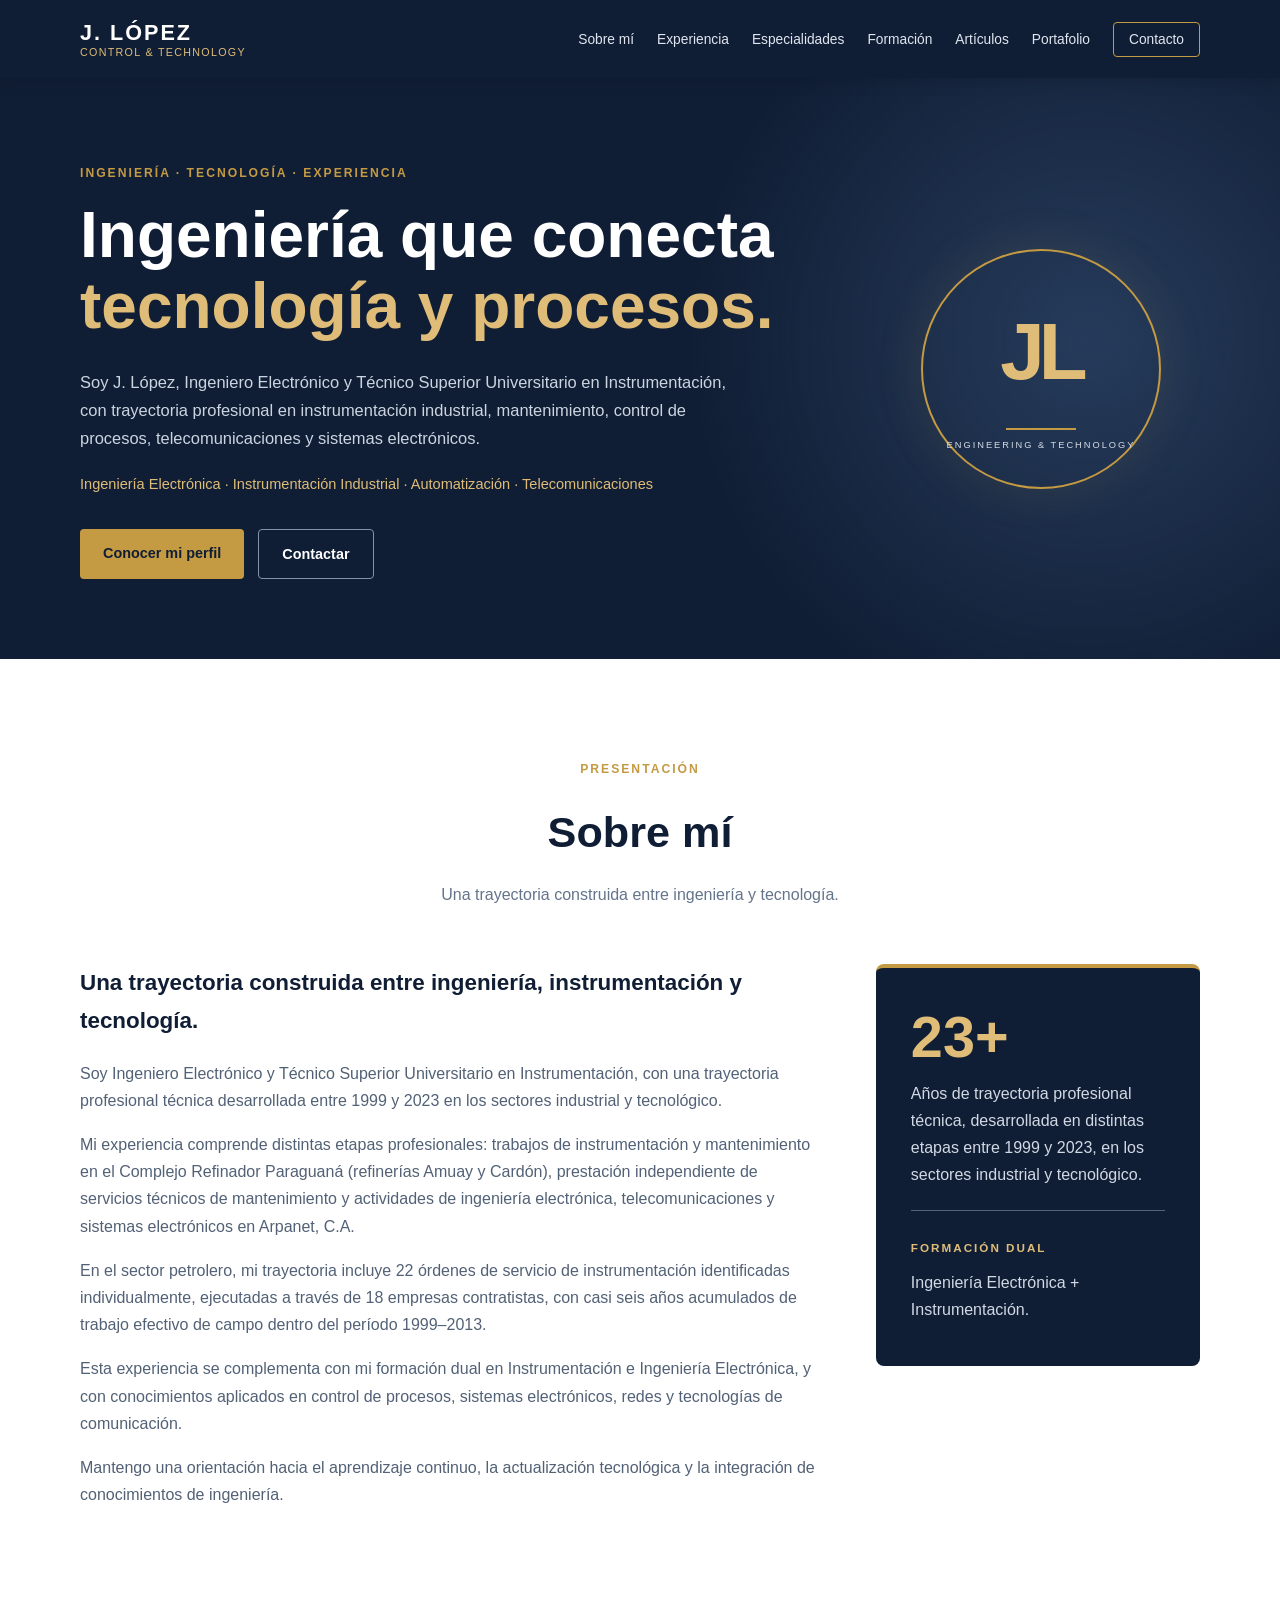
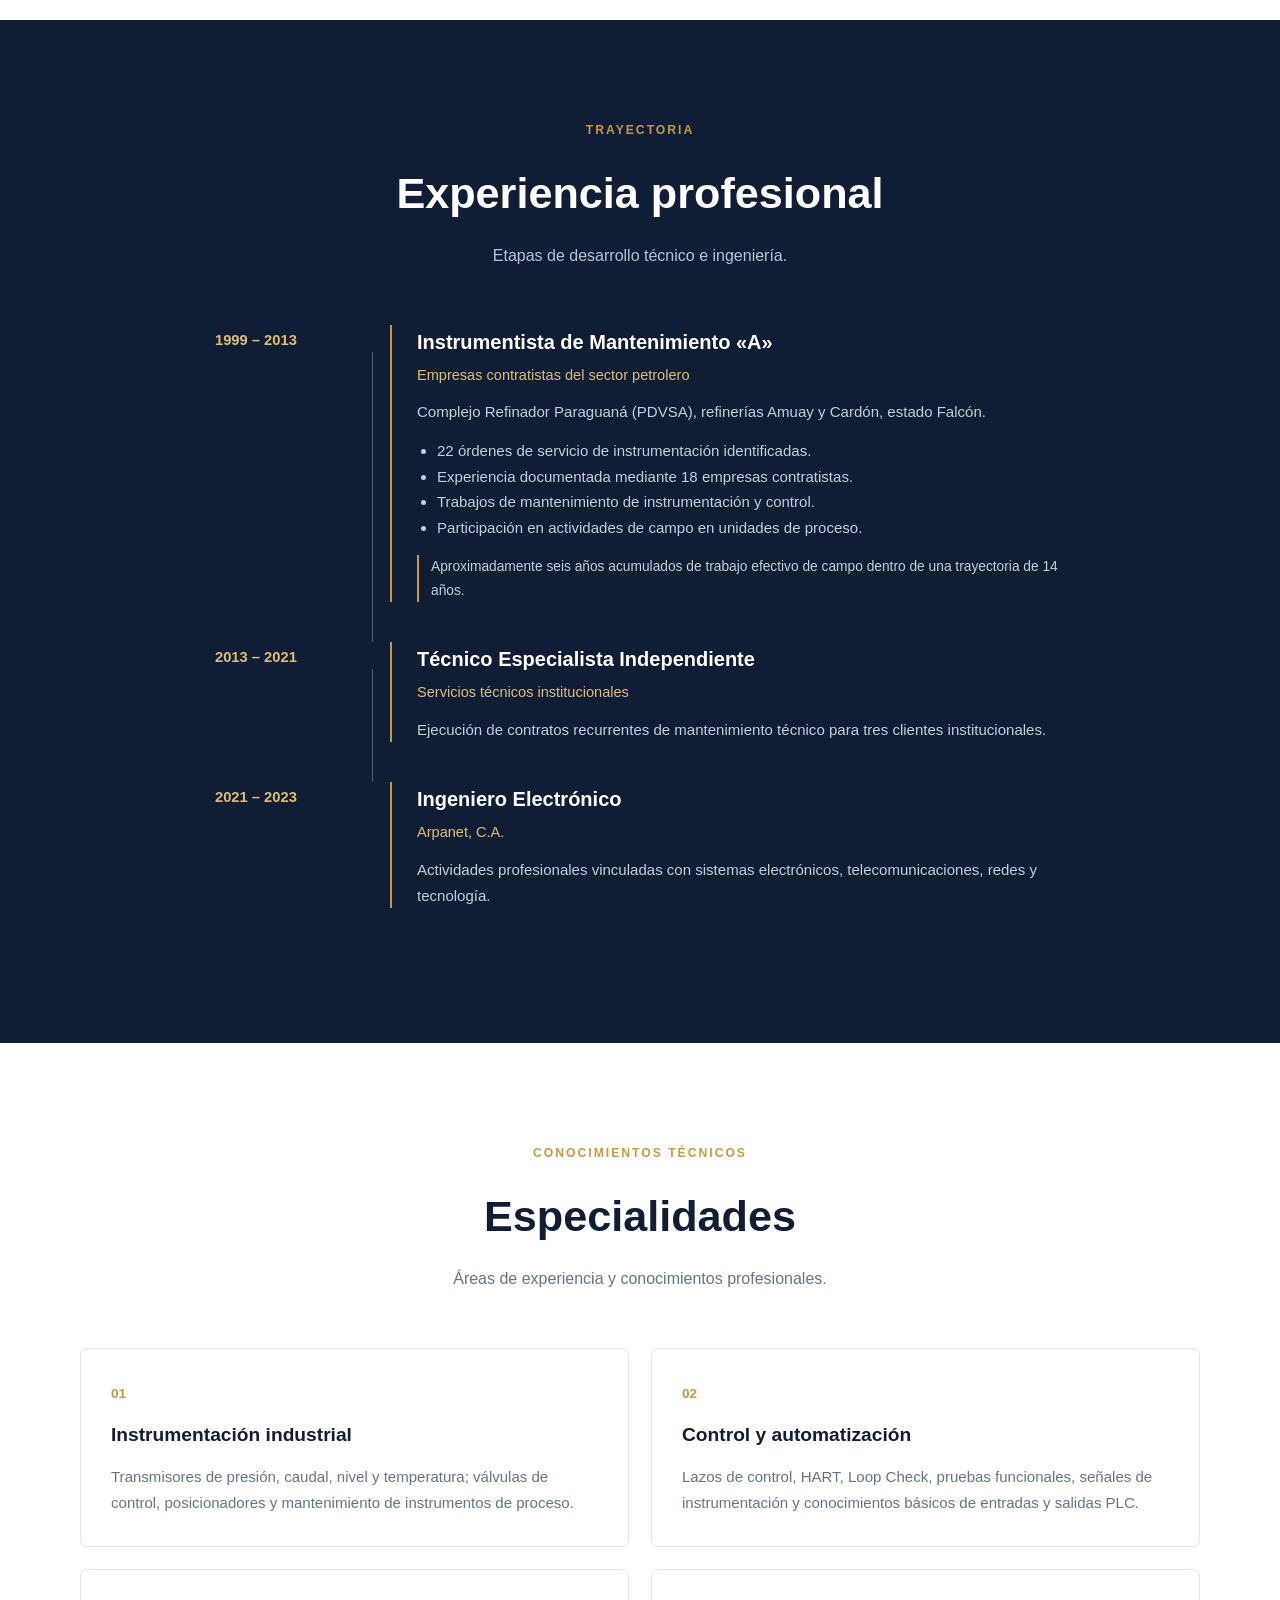
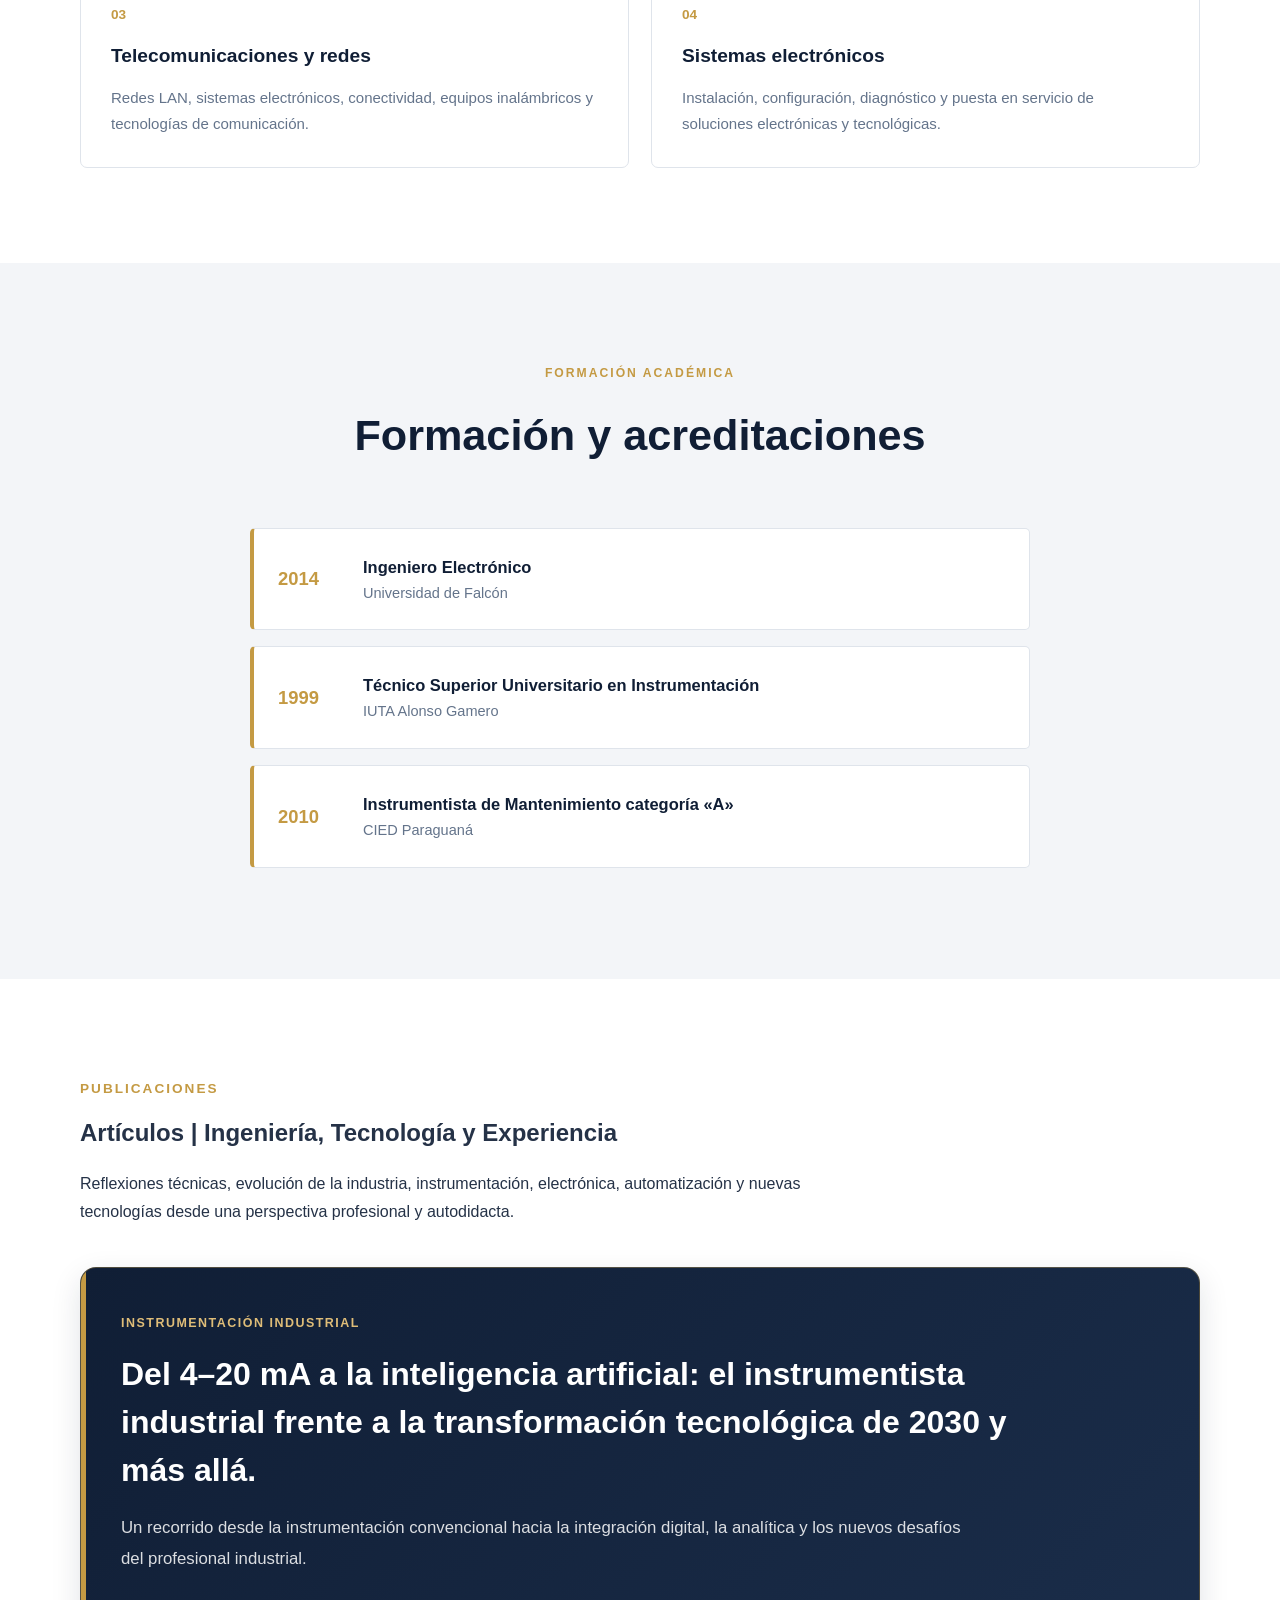
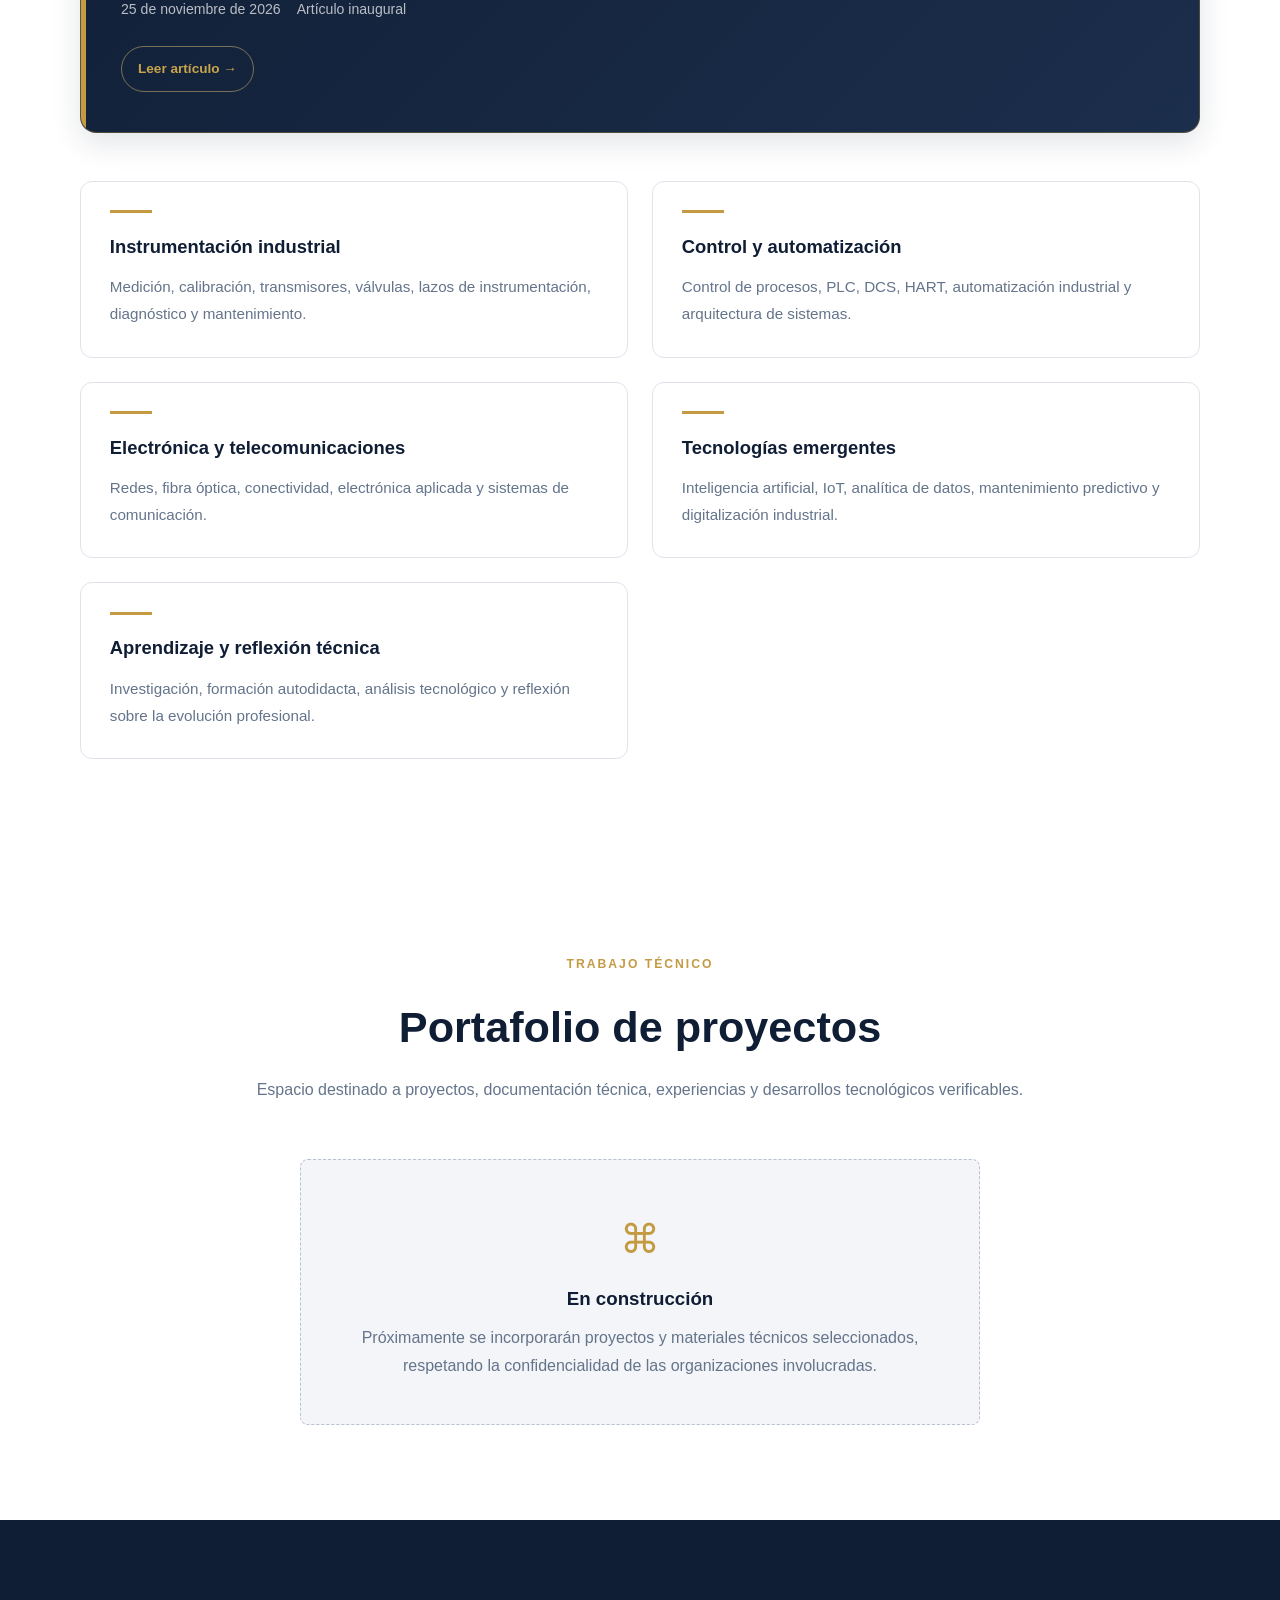
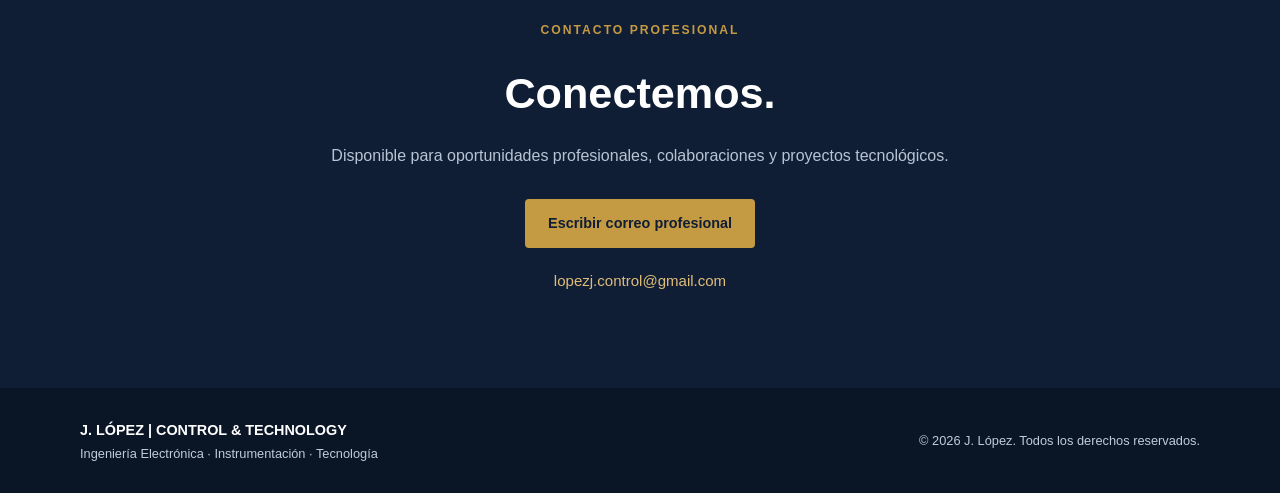
<file: index.html>
<!DOCTYPE html>
<html lang="es">
<head>
  <meta charset="UTF-8">
  <meta name="viewport" content="width=device-width, initial-scale=1.0">

  <meta name="description" content="J. López, Ingeniero Electrónico y TSU en Instrumentación. Experiencia en instrumentación industrial, control, automatización y tecnología.">

  <meta name="author" content="J. López">
  <meta name="theme-color" content="#101e35">

  <title>J. López | Control & Technology</title>

  <link rel="stylesheet" href="css/styles.css">
  <script src="js/main.js" defer></script>
</head>

<body>

  <!-- ENCABEZADO -->
  <header class="header">
    <nav class="navbar container" aria-label="Navegación principal">

      <a href="#inicio" class="brand">
        <span class="brand-name">J. LÓPEZ</span>
        <span class="brand-subtitle">CONTROL & TECHNOLOGY</span>
      </a>

      <button class="menu-toggle"
        id="menu-toggle"
        aria-label="Abrir menú"
        aria-expanded="false"
        aria-controls="nav-links">
        ☰
      </button>

      <ul class="nav-links" id="nav-links">
        <li><a href="#sobre-mi">Sobre mí</a></li>
        <li><a href="#experiencia">Experiencia</a></li>
        <li><a href="#especialidades">Especialidades</a></li>
        <li><a href="#formacion">Formación</a></li>
        <li><a href="#articulos">Artículos</a></li>
        <li><a href="#portafolio">Portafolio</a></li>
        <li><a href="#contacto" class="nav-contact">Contacto</a></li>
      </ul>

    </nav>
  </header>

  <main>

    <!-- INICIO -->
    <section class="hero" id="inicio">
      <div class="container hero-content">

        <div class="hero-text">
          <span class="eyebrow">
            INGENIERÍA · TECNOLOGÍA · EXPERIENCIA
          </span>

          <h1>
            Ingeniería que conecta
            <span>tecnología y procesos.</span>
          </h1>

          <p class="hero-description">
            Soy J. López, Ingeniero Electrónico y Técnico Superior
            Universitario en Instrumentación, con trayectoria
            profesional en instrumentación industrial, mantenimiento,
            control de procesos, telecomunicaciones y sistemas electrónicos.
          </p>

          <p class="hero-specialties">
            Ingeniería Electrónica · Instrumentación Industrial ·
            Automatización · Telecomunicaciones
          </p>

          <div class="hero-buttons">
            <a href="#sobre-mi" class="button button-primary">
              Conocer mi perfil
            </a>

            <a href="#contacto" class="button button-outline">
              Contactar
            </a>
          </div>
        </div>

        <div class="hero-mark" aria-label="J L">
          <span>JL</span>
          <div class="circuit-line"></div>
          <small>ENGINEERING & TECHNOLOGY</small>
        </div>

      </div>
    </section>

    <!-- SOBRE MI -->
<section class="section" id="sobre-mi">
  <div class="container">

    <div class="section-heading">
      <span class="eyebrow">PRESENTACIÓN</span>
      <h2>Sobre mí</h2>
      <p>Una trayectoria construida entre ingeniería y tecnología.</p>
    </div>

    <div class="about-content">
      <div class="about-text">
        <h3>Una trayectoria construida entre ingeniería, instrumentación y tecnología.</h3>

        <p>
          Soy Ingeniero Electrónico y Técnico Superior Universitario
          en Instrumentación, con una trayectoria profesional técnica
          desarrollada entre 1999 y 2023 en los sectores industrial
          y tecnológico.
        </p>

        <p>
          Mi experiencia comprende distintas etapas profesionales:
          trabajos de instrumentación y mantenimiento en el Complejo
          Refinador Paraguaná (refinerías Amuay y Cardón), prestación
          independiente de servicios técnicos de mantenimiento y
          actividades de ingeniería electrónica, telecomunicaciones
          y sistemas electrónicos en Arpanet, C.A.
        </p>

        <p>
          En el sector petrolero, mi trayectoria incluye 22 órdenes
          de servicio de instrumentación identificadas individualmente,
          ejecutadas a través de 18 empresas contratistas, con casi
          seis años acumulados de trabajo efectivo de campo dentro
          del período 1999–2013.
        </p>

        <p>
          Esta experiencia se complementa con mi formación dual en
          Instrumentación e Ingeniería Electrónica, y con conocimientos
          aplicados en control de procesos, sistemas electrónicos,
          redes y tecnologías de comunicación.
        </p>

        <p>
          Mantengo una orientación hacia el aprendizaje continuo,
          la actualización tecnológica y la integración de
          conocimientos de ingeniería.
        </p>
      </div>

      <aside class="about-highlight">
        <span class="highlight-number">23+</span>
        <p>
          Años de trayectoria profesional técnica,
          desarrollada en distintas etapas entre 1999 y 2023,
          en los sectores industrial y tecnológico.
        </p>

        <div class="highlight-divider"></div>

        <span class="highlight-label">FORMACIÓN DUAL</span>
        <p>Ingeniería Electrónica + Instrumentación.</p>
      </aside>
    </div>

  </div>
</section>

    <!-- EXPERIENCIA -->
    <section class="section section-dark" id="experiencia">
      <div class="container">

        <div class="section-heading">
          <span class="eyebrow">TRAYECTORIA</span>
          <h2>Experiencia profesional</h2>
          <p>Etapas de desarrollo técnico e ingeniería.</p>
        </div>

        <div class="timeline">

          <article class="timeline-item">
            <span class="timeline-date">1999 – 2013</span>
            <div class="timeline-content">
              <h3>Instrumentista de Mantenimiento «A»</h3>
              <h4>Empresas contratistas del sector petrolero</h4>
              <p>
                Complejo Refinador Paraguaná (PDVSA),
                refinerías Amuay y Cardón, estado Falcón.
              </p>
              <ul>
                <li>22 órdenes de servicio de instrumentación identificadas.</li>
                <li>Experiencia documentada mediante 18 empresas contratistas.</li>
                <li>Trabajos de mantenimiento de instrumentación y control.</li>
                <li>Participación en actividades de campo en unidades de proceso.</li>
              </ul>
              <p class="technical-note">
                Aproximadamente seis años acumulados de trabajo efectivo
                de campo dentro de una trayectoria de 14 años.
              </p>
            </div>
          </article>

          <article class="timeline-item">
            <span class="timeline-date">2013 – 2021</span>
            <div class="timeline-content">
              <h3>Técnico Especialista Independiente</h3>
              <h4>Servicios técnicos institucionales</h4>
              <p>
                Ejecución de contratos recurrentes de mantenimiento
                técnico para tres clientes institucionales.
              </p>
            </div>
          </article>

          <article class="timeline-item">
            <span class="timeline-date">2021 – 2023</span>
            <div class="timeline-content">
              <h3>Ingeniero Electrónico</h3>
              <h4>Arpanet, C.A.</h4>
              <p>
                Actividades profesionales vinculadas con sistemas
                electrónicos, telecomunicaciones, redes y tecnología.
              </p>
            </div>
          </article>

        </div>
      </div>
    </section>

    <!-- ESPECIALIDADES -->
    <section class="section" id="especialidades">
      <div class="container">

        <div class="section-heading">
          <span class="eyebrow">CONOCIMIENTOS TÉCNICOS</span>
          <h2>Especialidades</h2>
          <p>Áreas de experiencia y conocimientos profesionales.</p>
        </div>

        <div class="specialty-grid">

          <article class="specialty-card">
            <span class="card-number">01</span>
            <h3>Instrumentación industrial</h3>
            <p>
              Transmisores de presión, caudal, nivel y temperatura;
              válvulas de control, posicionadores y mantenimiento
              de instrumentos de proceso.
            </p>
          </article>

          <article class="specialty-card">
            <span class="card-number">02</span>
            <h3>Control y automatización</h3>
            <p>
              Lazos de control, HART, Loop Check, pruebas funcionales,
              señales de instrumentación y conocimientos básicos
              de entradas y salidas PLC.
            </p>
          </article>

          <article class="specialty-card">
            <span class="card-number">03</span>
            <h3>Telecomunicaciones y redes</h3>
            <p>
              Redes LAN, sistemas electrónicos, conectividad,
              equipos inalámbricos y tecnologías de comunicación.
            </p>
          </article>

          <article class="specialty-card">
            <span class="card-number">04</span>
            <h3>Sistemas electrónicos</h3>
            <p>
              Instalación, configuración, diagnóstico y puesta
              en servicio de soluciones electrónicas y tecnológicas.
            </p>
          </article>

        </div>
      </div>
    </section>

    <!-- FORMACION -->
    <section class="section section-light" id="formacion">
      <div class="container">

        <div class="section-heading">
          <span class="eyebrow">FORMACIÓN ACADÉMICA</span>
          <h2>Formación y acreditaciones</h2>
        </div>

        <div class="education-list">

          <article class="education-item">
            <span class="education-year">2014</span>
            <div>
              <h3>Ingeniero Electrónico</h3>
              <p>Universidad de Falcón</p>
            </div>
          </article>

          <article class="education-item">
            <span class="education-year">1999</span>
            <div>
              <h3>Técnico Superior Universitario en Instrumentación</h3>
              <p>IUTA Alonso Gamero</p>
            </div>
          </article>

          <article class="education-item">
            <span class="education-year">2010</span>
            <div>
              <h3>Instrumentista de Mantenimiento categoría «A»</h3>
              <p>CIED Paraguaná</p>
            </div>
          </article>

        </div>
      </div>
    </section>

<!-- ARTÍCULOS -->
<section id="articulos" class="section">
    <div class="container">

        <div class="section-header">
            <span class="section-label">PUBLICACIONES</span>
            <h2>Artículos | Ingeniería, Tecnología y Experiencia</h2>
            <p>
                Reflexiones técnicas, evolución de la industria,
                instrumentación, electrónica, automatización y nuevas
                tecnologías desde una perspectiva profesional y autodidacta.
            </p>
        </div>

        <!-- ARTÍCULO DESTACADO -->
        <article class="article-featured">

            <div class="article-featured-content">
                <span class="article-category">
                    INSTRUMENTACIÓN INDUSTRIAL
                </span>

                <h3>
                    Del 4–20 mA a la inteligencia artificial:
                    el instrumentista industrial frente a la
                    transformación tecnológica de 2030 y más allá.
                </h3>

                <p class="article-excerpt">
                    Un recorrido desde la instrumentación convencional
                    hacia la integración digital, la analítica y los
                    nuevos desafíos del profesional industrial.
                </p>

                <div class="article-meta">
                    <span>25 de noviembre de 2026</span>
                    <span>Artículo inaugural</span>
                </div>

                <span class="article-coming-soon">
                    
<a href="articulos/del-4-20-ma-a-la-inteligencia-artificial/" style="display:inline-block; color:#c9a44c; font-weight:700; text-decoration:none;">Leer artículo →</a>

                </span>
            </div>

        </article>

        <!-- LÍNEAS EDITORIALES -->
        <div class="article-categories">

            <div class="article-category-card">
                <h3>Instrumentación industrial</h3>
                <p>
                    Medición, calibración, transmisores, válvulas,
                    lazos de instrumentación, diagnóstico y mantenimiento.
                </p>
            </div>

            <div class="article-category-card">
                <h3>Control y automatización</h3>
                <p>
                    Control de procesos, PLC, DCS, HART, automatización
                    industrial y arquitectura de sistemas.
                </p>
            </div>

            <div class="article-category-card">
                <h3>Electrónica y telecomunicaciones</h3>
                <p>
                    Redes, fibra óptica, conectividad, electrónica
                    aplicada y sistemas de comunicación.
                </p>
            </div>

            <div class="article-category-card">
                <h3>Tecnologías emergentes</h3>
                <p>
                    Inteligencia artificial, IoT, analítica de datos,
                    mantenimiento predictivo y digitalización industrial.
                </p>
            </div>

            <div class="article-category-card">
                <h3>Aprendizaje y reflexión técnica</h3>
                <p>
                    Investigación, formación autodidacta, análisis
                    tecnológico y reflexión sobre la evolución profesional.
                </p>
            </div>

        </div>

    </div>
</section>
    
        <!-- PORTAFOLIO -->
    <section class="section" id="portafolio">
      <div class="container">

        <div class="section-heading">
          <span class="eyebrow">TRABAJO TÉCNICO</span>
          <h2>Portafolio de proyectos</h2>
          <p>
            Espacio destinado a proyectos, documentación técnica,
            experiencias y desarrollos tecnológicos verificables.
          </p>
        </div>

        <div class="portfolio-empty">
          <span class="portfolio-icon">⌘</span>
          <h3>En construcción</h3>
          <p>
            Próximamente se incorporarán proyectos y materiales
            técnicos seleccionados, respetando la confidencialidad
            de las organizaciones involucradas.
          </p>
        </div>

      </div>
    </section>

    <!-- CONTACTO -->
    <section class="section section-dark" id="contacto">
      <div class="container contact-content">

        <div class="section-heading">
          <span class="eyebrow">CONTACTO PROFESIONAL</span>
          <h2>Conectemos.</h2>
          <p>
            Disponible para oportunidades profesionales,
            colaboraciones y proyectos tecnológicos.
          </p>
        </div>

        <a class="button button-primary"
          href="mailto:lopezj.control@gmail.com">
          Escribir correo profesional
        </a>

        <p class="contact-email">
          lopezj.control@gmail.com
        </p>

      </div>
    </section>

  </main>

  <!-- PIE DE PAGINA -->
  <footer class="footer">
    <div class="container footer-content">
      <div>
        <strong>J. LÓPEZ | CONTROL & TECHNOLOGY</strong>
        <p>Ingeniería Electrónica · Instrumentación · Tecnología</p>
      </div>

      <p>
        © <span id="current-year"></span> J. López.
        Todos los derechos reservados.
      </p>
    </div>
  </footer>

</body>
</html>
</file>
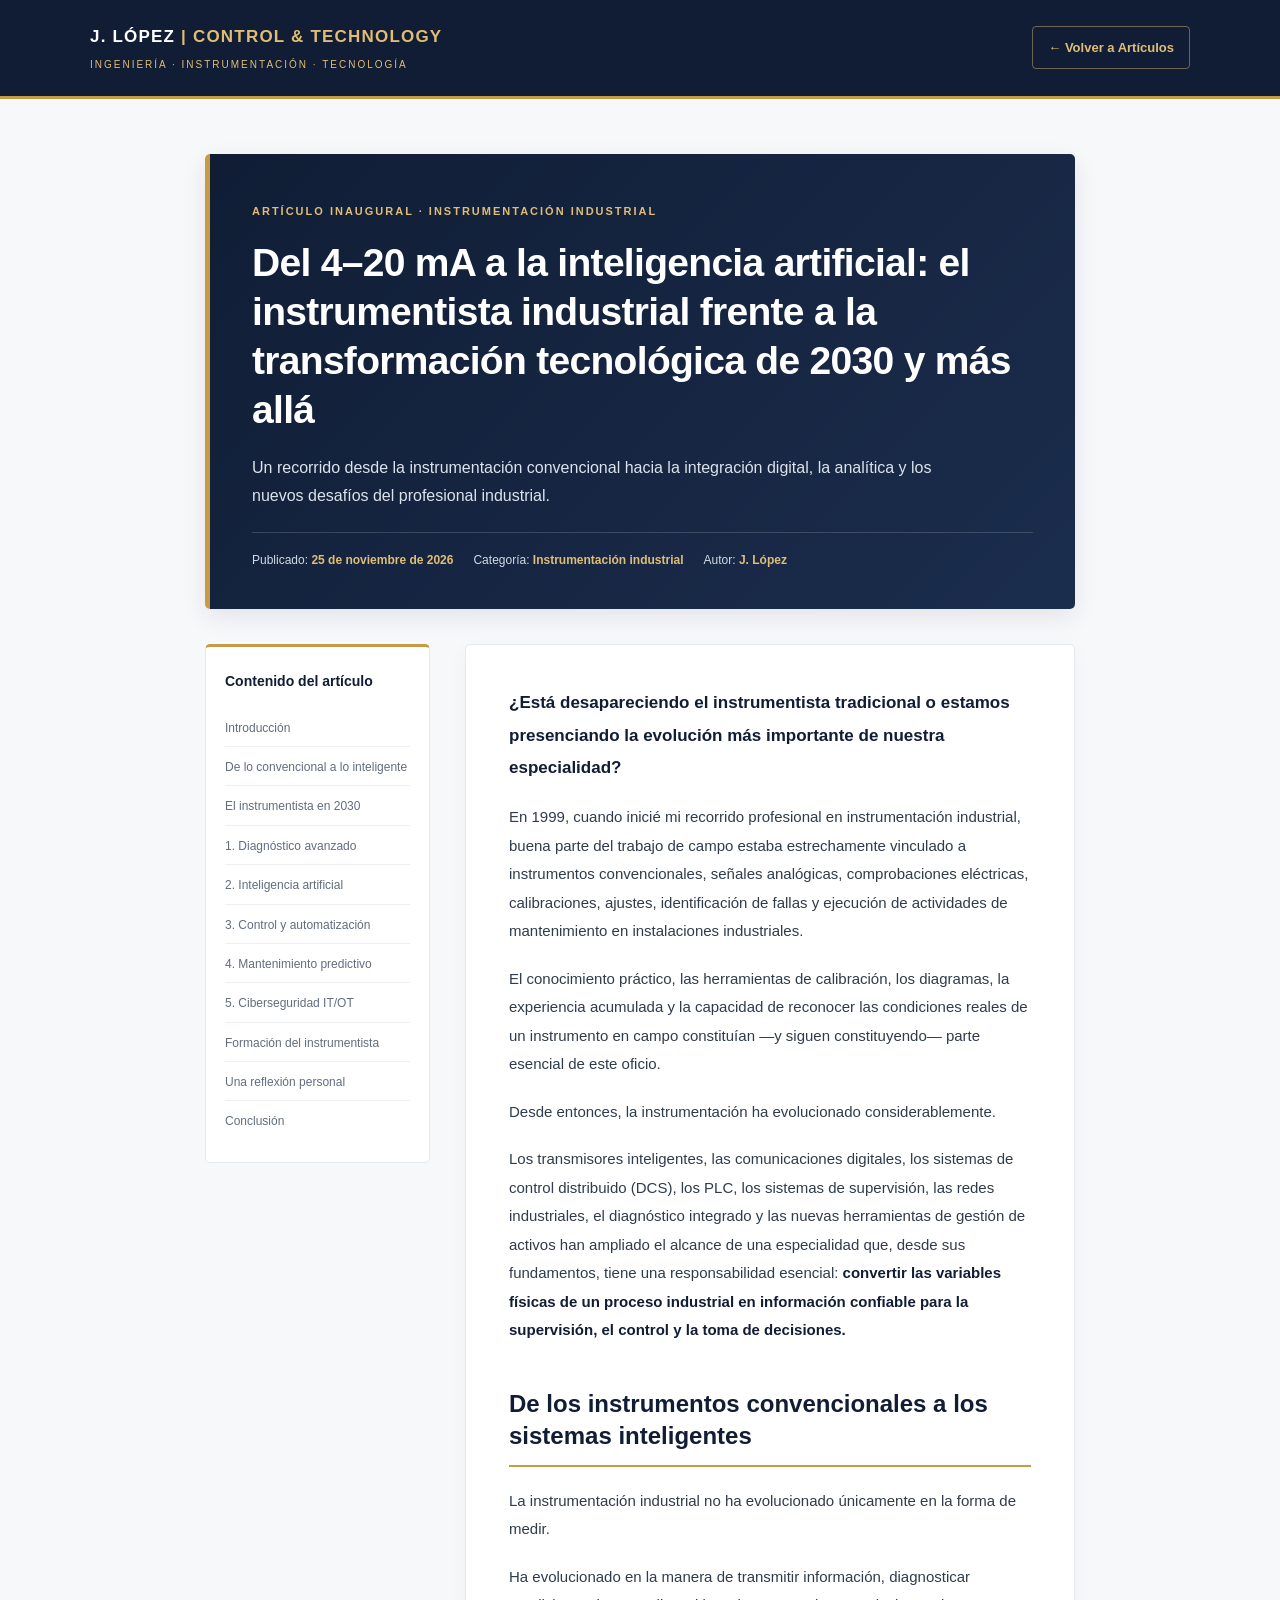
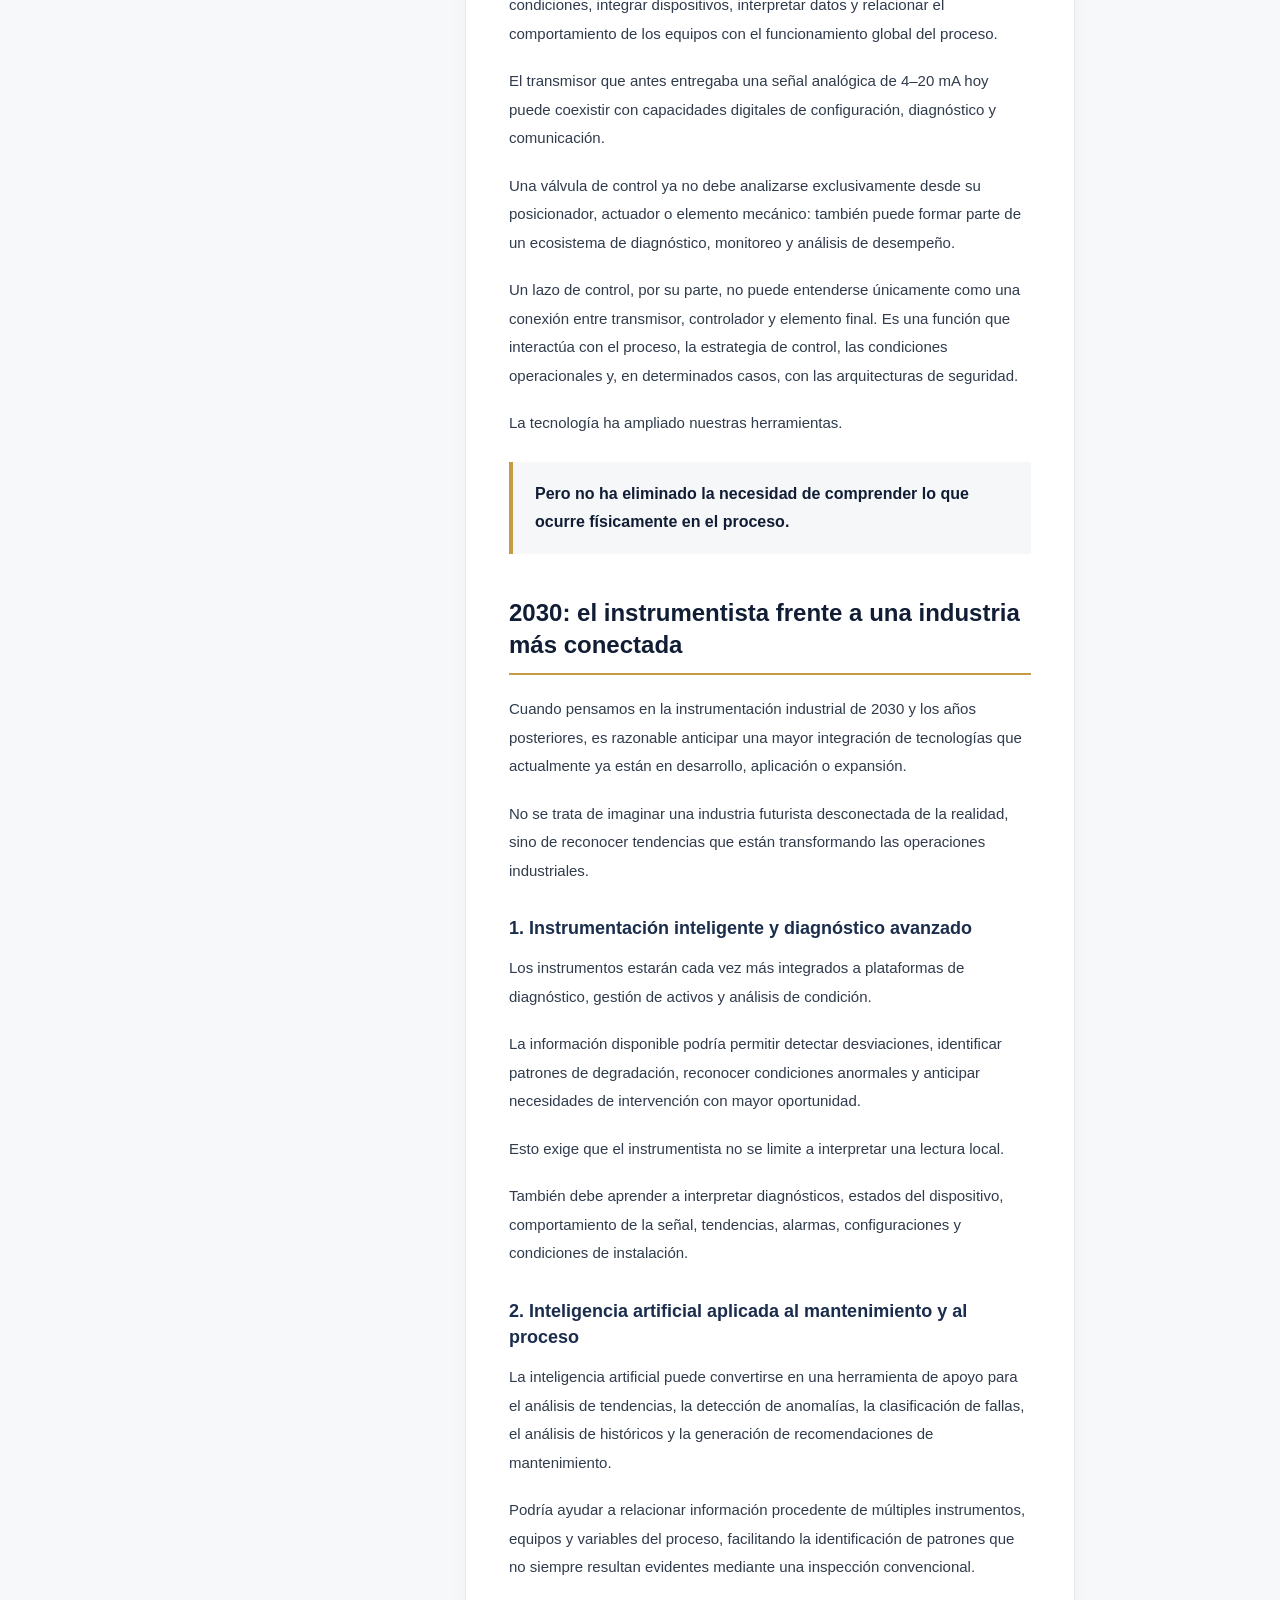
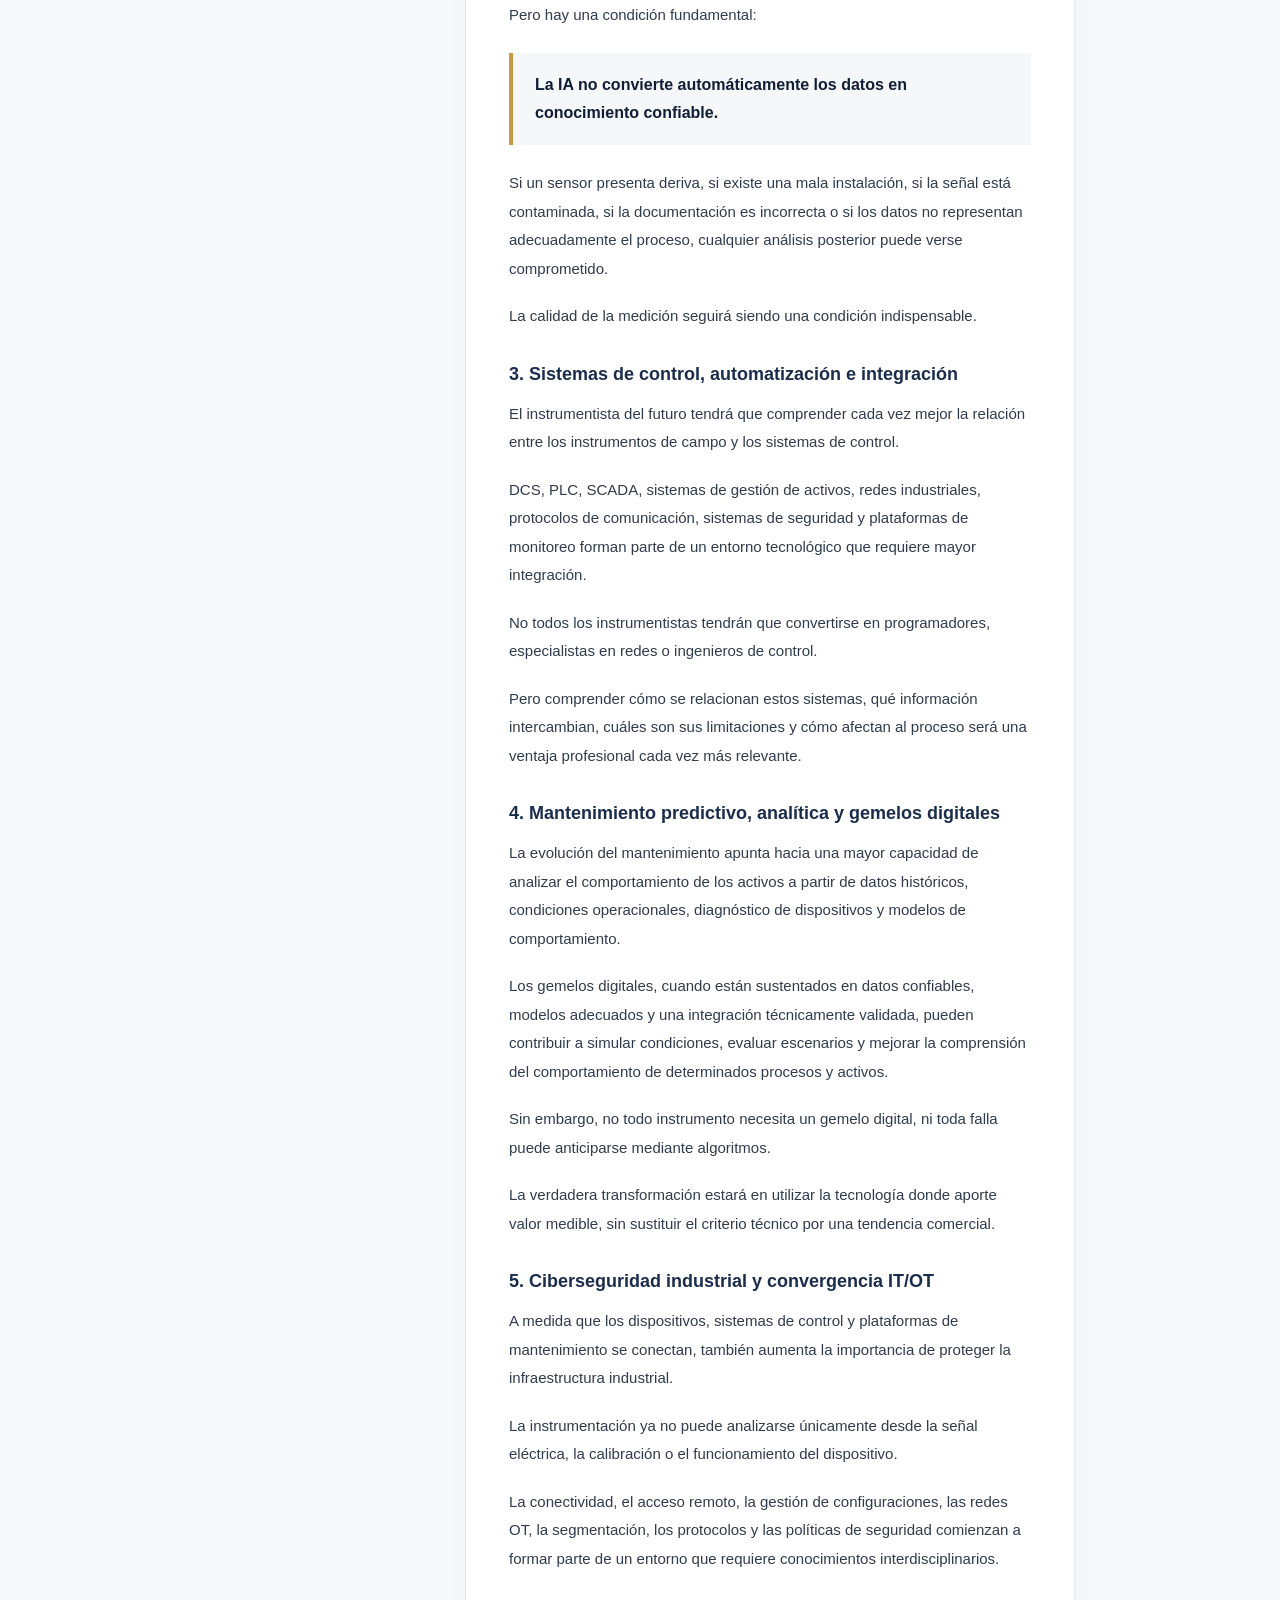
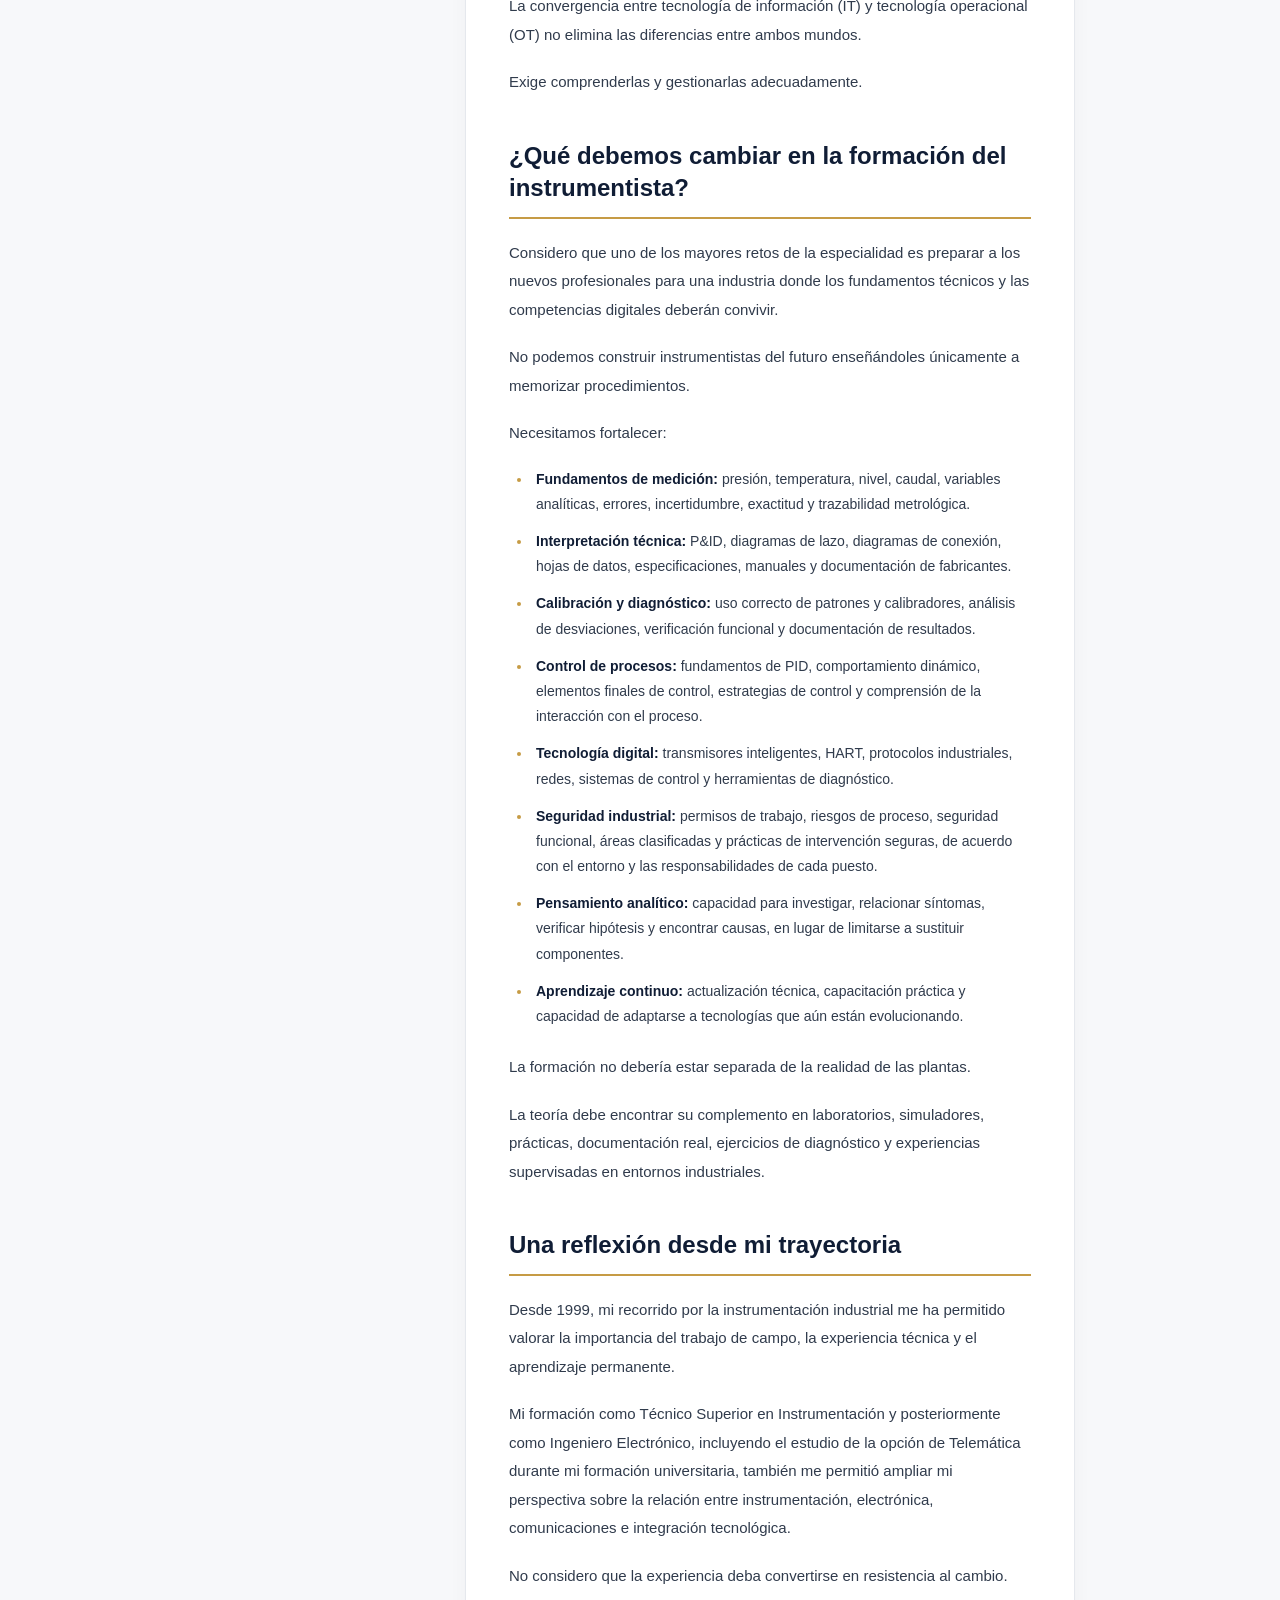
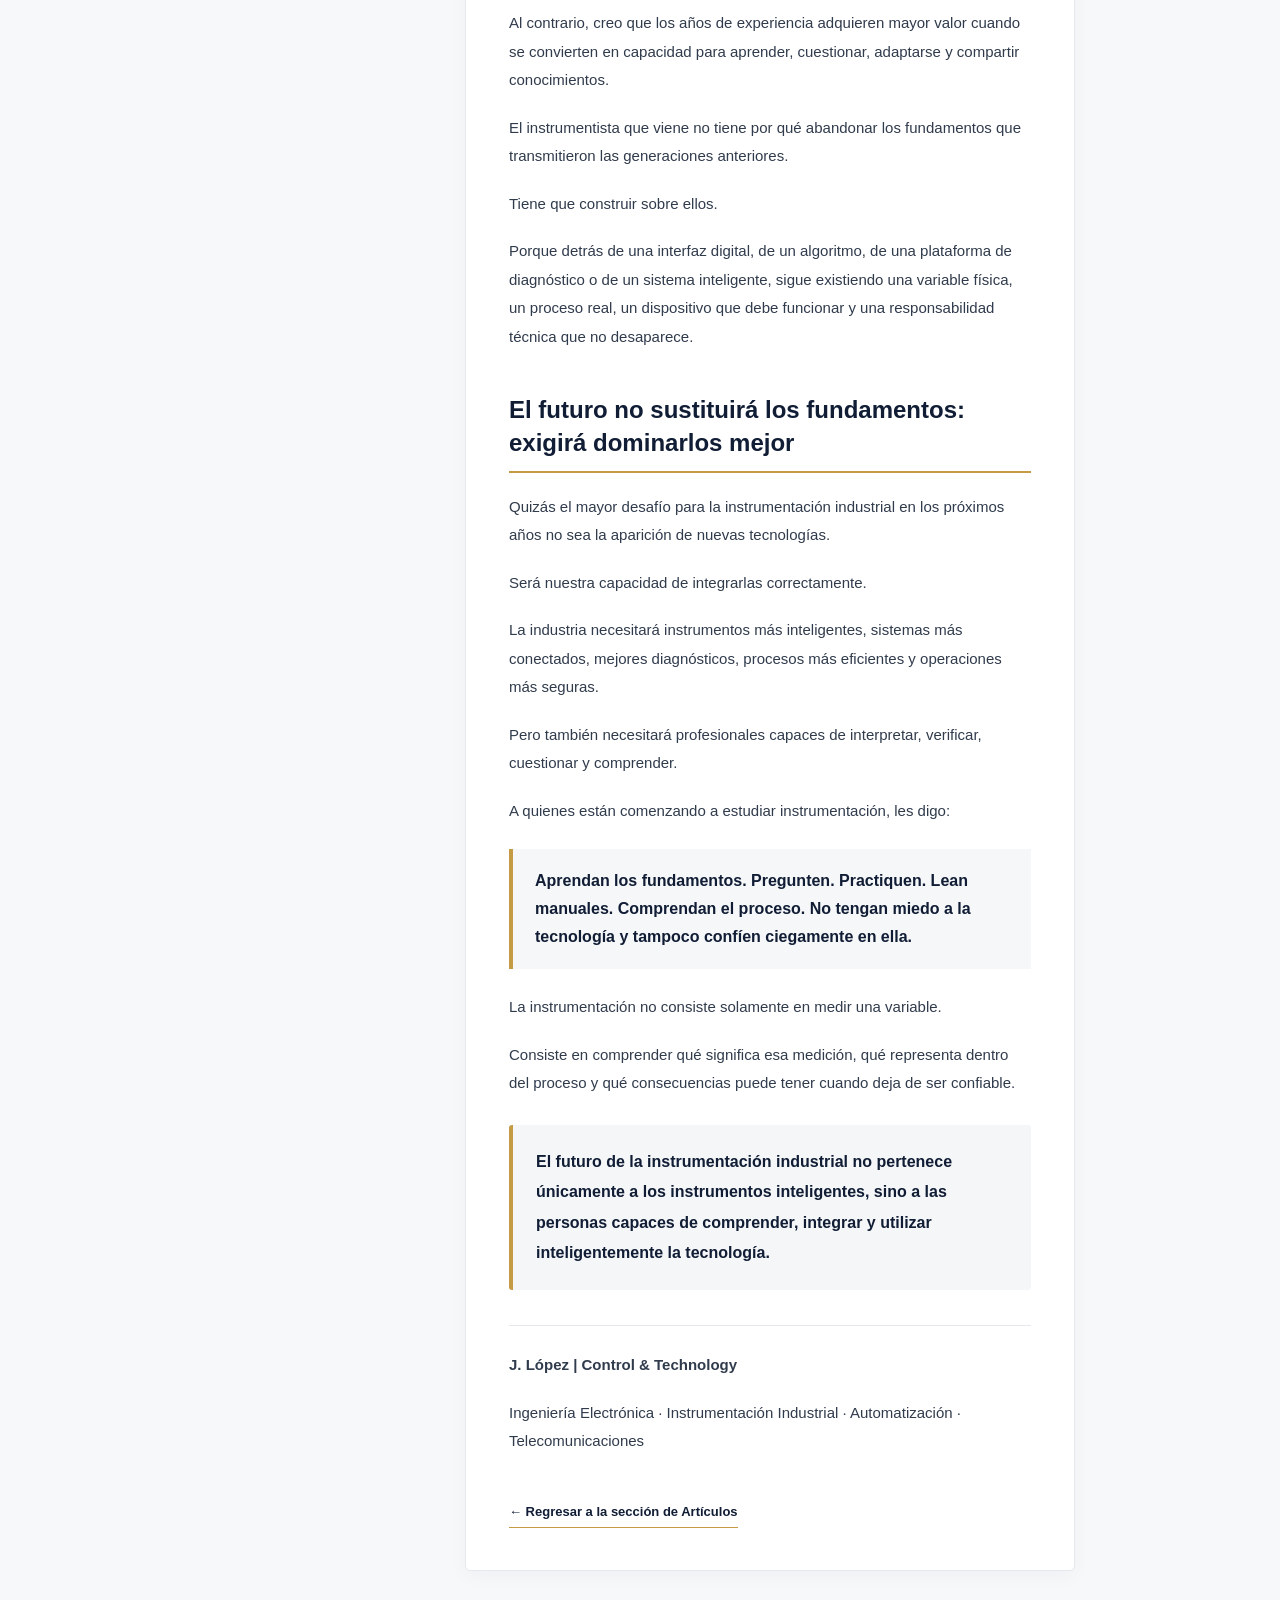
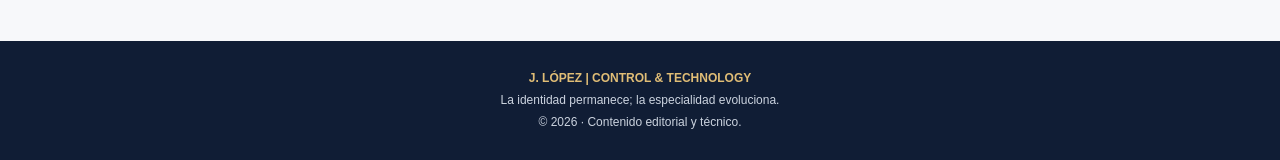
<file: articulos/del-4-20-ma-a-la-inteligencia-artificial/index.html>
<!DOCTYPE html>
<html lang="es">
<head>
  <meta charset="UTF-8">
  <meta name="viewport" content="width=device-width, initial-scale=1.0">

  <title>Del 4–20 mA a la inteligencia artificial | J. López</title>

  <meta name="description" content="Un recorrido por la evolución de la instrumentación industrial, desde las señales analógicas de 4–20 mA hasta la inteligencia artificial, la integración digital y los desafíos tecnológicos de 2030.">

  <meta name="author" content="J. López">

  <meta name="keywords" content="instrumentación industrial, 4-20 mA, inteligencia artificial, automatización industrial, instrumentista, control de procesos, mantenimiento industrial, tecnología industrial">

  <meta name="theme-color" content="#101d35">

  <link rel="canonical" href="https://lopezjcontrol.github.io/articulos/del-4-20-ma-a-la-inteligencia-artificial/">

  <meta property="og:type" content="article">
  <meta property="og:title" content="Del 4–20 mA a la inteligencia artificial">
  <meta property="og:description" content="El instrumentista industrial frente a la transformación tecnológica de 2030 y más allá.">
  <meta property="og:url" content="https://lopezjcontrol.github.io/articulos/del-4-20-ma-a-la-inteligencia-artificial/">
  <meta property="og:site_name" content="J. López | Control & Technology">
  <meta property="og:locale" content="es_ES">

  <style>
    :root {
      --navy: #101d35;
      --navy-light: #1b2d4d;
      --gold: #c69b45;
      --gold-light: #e0bd76;
      --white: #ffffff;
      --gray: #626d7d;
      --light-gray: #f5f6f8;
      --border: #e5e8ed;
      --text: #303b4c;
      --heading: #17243a;
    }

    * {
      box-sizing: border-box;
      margin: 0;
      padding: 0;
    }

    html {
      scroll-behavior: smooth;
      scroll-padding-top: 90px;
    }

    body {
      font-family: "Segoe UI", Arial, sans-serif;
      background: #f7f8fa;
      color: var(--text);
      line-height: 1.8;
      -webkit-font-smoothing: antialiased;
    }

    a {
      color: inherit;
    }

    .site-header {
      background: var(--navy);
      border-bottom: 3px solid var(--gold);
      padding: 22px 20px;
    }

    .header-inner {
      max-width: 1100px;
      margin: auto;
      display: flex;
      align-items: center;
      justify-content: space-between;
      gap: 20px;
    }

    .brand {
      color: var(--white);
      text-decoration: none;
      font-size: 17px;
      font-weight: 700;
      letter-spacing: 1.2px;
    }

    .brand span {
      color: var(--gold-light);
    }

    .brand-subtitle {
      display: block;
      color: #cbd3df;
      font-size: 10px;
      font-weight: 400;
      letter-spacing: 2px;
      margin-top: 3px;
    }

    .home-link {
      color: var(--gold-light);
      text-decoration: none;
      font-size: 13px;
      font-weight: 600;
      border: 1px solid rgba(224, 189, 118, 0.45);
      padding: 9px 15px;
      border-radius: 4px;
      transition: background 0.2s ease;
    }

    .home-link:hover {
      background: rgba(255,255,255,0.08);
    }

    .article-container {
      max-width: 920px;
      margin: 55px auto 70px;
      padding: 0 25px;
    }

    .article-header {
      background: linear-gradient(135deg, var(--navy), var(--navy-light));
      color: var(--white);
      border-left: 5px solid var(--gold);
      border-radius: 5px;
      padding: 42px 42px 38px;
      margin-bottom: 35px;
      box-shadow: 0 8px 24px rgba(16, 29, 53, 0.09);
    }

    .article-label {
      display: inline-block;
      color: var(--gold-light);
      font-size: 11px;
      font-weight: 700;
      letter-spacing: 2px;
      text-transform: uppercase;
      margin-bottom: 18px;
    }

    .article-header h1 {
      font-size: clamp(27px, 4vw, 39px);
      line-height: 1.25;
      letter-spacing: -0.7px;
      margin-bottom: 20px;
      color: var(--white);
    }

    .article-subtitle {
      color: #dce3ed;
      font-size: 16px;
      line-height: 1.7;
      max-width: 720px;
      margin-bottom: 23px;
    }

    .article-meta {
      display: flex;
      flex-wrap: wrap;
      align-items: center;
      gap: 10px 20px;
      padding-top: 17px;
      border-top: 1px solid rgba(255,255,255,0.16);
      color: #d2dae5;
      font-size: 12px;
    }

    .article-meta strong {
      color: var(--gold-light);
      font-weight: 600;
    }

    .reading-area {
      display: grid;
      grid-template-columns: 225px minmax(0, 1fr);
      gap: 35px;
      align-items: start;
    }

    .toc {
      background: var(--white);
      border: 1px solid var(--border);
      border-top: 3px solid var(--gold);
      border-radius: 5px;
      padding: 22px 19px;
      position: sticky;
      top: 22px;
    }

    .toc h2 {
      color: var(--navy);
      font-size: 14px;
      margin-bottom: 13px;
    }

    .toc ul {
      list-style: none;
    }

    .toc li {
      border-bottom: 1px solid #edf0f3;
      padding: 8px 0;
      line-height: 1.4;
    }

    .toc li:last-child {
      border-bottom: none;
    }

    .toc a {
      color: var(--gray);
      text-decoration: none;
      font-size: 12px;
      transition: color 0.2s ease;
    }

    .toc a:hover {
      color: var(--gold);
    }

    .article-body {
      min-width: 0;
      background: var(--white);
      padding: 42px 43px;
      border: 1px solid var(--border);
      border-radius: 5px;
      box-shadow: 0 5px 20px rgba(20, 35, 55, 0.035);
    }

    .article-body p {
      font-size: 15px;
      line-height: 1.9;
      margin-bottom: 19px;
      color: var(--text);
    }

    .article-body strong {
      color: var(--navy);
    }

    .article-body h2 {
      color: var(--navy);
      font-size: 24px;
      line-height: 1.35;
      margin: 43px 0 20px;
      padding-bottom: 12px;
      border-bottom: 2px solid var(--gold);
      scroll-margin-top: 25px;
    }

    .article-body h3 {
      color: var(--navy-light);
      font-size: 18px;
      line-height: 1.45;
      margin: 30px 0 13px;
      scroll-margin-top: 25px;
    }

    .article-body ul {
      padding-left: 23px;
      margin: 8px 0 24px;
    }

    .article-body li {
      font-size: 14px;
      line-height: 1.8;
      padding-left: 4px;
      margin-bottom: 12px;
    }

    .article-body li::marker {
      color: var(--gold);
    }

    .article-body blockquote {
      margin: 24px 0;
      padding: 18px 22px;
      background: #f6f7f9;
      border-left: 4px solid var(--gold);
      color: var(--navy);
      font-size: 16px;
      line-height: 1.75;
      font-weight: 600;
    }

    .article-intro {
      font-size: 17px !important;
      color: #435168 !important;
    }

    .article-conclusion {
      background: #f5f6f8;
      border-left: 4px solid var(--gold);
      padding: 22px 23px;
      margin-top: 27px;
      border-radius: 3px;
    }

    .article-conclusion p {
      margin-bottom: 0;
      font-size: 16px;
    }

    .article-footer {
      margin-top: 35px;
      padding-top: 25px;
      border-top: 1px solid var(--border);
    }

    .author-signature {
      color: var(--navy);
      font-weight: 700;
      font-size: 14px;
    }

    .author-specialty {
      color: var(--gray);
      font-size: 12px;
      margin-top: 3px;
    }

    .back-bottom {
      display: inline-block;
      margin-top: 25px;
      color: var(--navy);
      font-size: 13px;
      font-weight: 700;
      text-decoration: none;
      border-bottom: 1px solid var(--gold);
      padding-bottom: 4px;
    }

    .back-bottom:hover {
      color: #9a742c;
    }

    .site-footer {
      background: var(--navy);
      color: #cbd3df;
      text-align: center;
      padding: 27px 20px;
      font-size: 12px;
    }

    .site-footer strong {
      color: var(--gold-light);
    }

    @media (max-width: 760px) {
      .article-container {
        margin: 30px auto 45px;
        padding: 0 15px;
      }

      .article-header {
        padding: 30px 25px;
      }

      .article-header h1 {
        font-size: 28px;
      }

      .reading-area {
        grid-template-columns: 1fr;
        gap: 20px;
      }

      .toc {
        position: static;
      }

      .toc ul {
        display: grid;
        grid-template-columns: 1fr 1fr;
        gap: 0 16px;
      }

      .article-body {
        padding: 30px 24px;
      }

      .article-body h2 {
        font-size: 21px;
      }

      .article-body h3 {
        font-size: 17px;
      }
    }

    @media (max-width: 480px) {
      .site-header {
        padding: 17px 15px;
      }

      .header-inner {
        align-items: flex-start;
      }

      .brand {
        font-size: 14px;
      }

      .brand-subtitle {
        font-size: 8px;
        letter-spacing: 1.3px;
      }

      .home-link {
        font-size: 11px;
        padding: 8px 10px;
        white-space: nowrap;
      }

      .article-header {
        padding: 25px 20px;
      }

      .article-header h1 {
        font-size: 25px;
      }

      .article-subtitle {
        font-size: 14px;
      }

      .article-body {
        padding: 25px 19px;
      }

      .article-body p {
        font-size: 14px;
      }

      .toc ul {
        grid-template-columns: 1fr;
      }
    }
  </style>
</head>

<body>

  <header class="site-header">
    <div class="header-inner">
      <a class="brand" href="../../index.html">
        J. LÓPEZ <span>| CONTROL & TECHNOLOGY</span>
        <span class="brand-subtitle">INGENIERÍA · INSTRUMENTACIÓN · TECNOLOGÍA</span>
      </a>

      <a class="home-link" href="../../index.html#articulos">
        ← Volver a Artículos
      </a>
    </div>
  </header>

  <main class="article-container">

    <header class="article-header">
      <span class="article-label">Artículo inaugural · Instrumentación industrial</span>

      <h1>
        Del 4–20 mA a la inteligencia artificial: el instrumentista industrial frente a la transformación tecnológica de 2030 y más allá
      </h1>

      <p class="article-subtitle">
        Un recorrido desde la instrumentación convencional hacia la integración digital, la analítica y los nuevos desafíos del profesional industrial.
      </p>

      <div class="article-meta">
        <span>Publicado: <strong>25 de noviembre de 2026</strong></span>
        <span>Categoría: <strong>Instrumentación industrial</strong></span>
        <span>Autor: <strong>J. López</strong></span>
      </div>
    </header>

    <div class="reading-area">

      <nav class="toc" aria-label="Índice del artículo">
        <h2>Contenido del artículo</h2>
        <ul>
          <li><a href="#introduccion">Introducción</a></li>
          <li><a href="#instrumentos-inteligentes">De lo convencional a lo inteligente</a></li>
          <li><a href="#industria-2030">El instrumentista en 2030</a></li>
          <li><a href="#diagnostico">1. Diagnóstico avanzado</a></li>
          <li><a href="#inteligencia-artificial">2. Inteligencia artificial</a></li>
          <li><a href="#automatizacion">3. Control y automatización</a></li>
          <li><a href="#predictivo">4. Mantenimiento predictivo</a></li>
          <li><a href="#ciberseguridad">5. Ciberseguridad IT/OT</a></li>
          <li><a href="#formacion">Formación del instrumentista</a></li>
          <li><a href="#trayectoria">Una reflexión personal</a></li>
          <li><a href="#conclusion">Conclusión</a></li>
        </ul>
      </nav>

      <article class="article-body">

        <section id="introduccion">
          <p class="article-intro">
            <strong>¿Está desapareciendo el instrumentista tradicional o estamos presenciando la evolución más importante de nuestra especialidad?</strong>
          </p>

          <p>
            En 1999, cuando inicié mi recorrido profesional en instrumentación industrial, buena parte del trabajo de campo estaba estrechamente vinculado a instrumentos convencionales, señales analógicas, comprobaciones eléctricas, calibraciones, ajustes, identificación de fallas y ejecución de actividades de mantenimiento en instalaciones industriales.
          </p>

          <p>
            El conocimiento práctico, las herramientas de calibración, los diagramas, la experiencia acumulada y la capacidad de reconocer las condiciones reales de un instrumento en campo constituían —y siguen constituyendo— parte esencial de este oficio.
          </p>

          <p>
            Desde entonces, la instrumentación ha evolucionado considerablemente.
          </p>

          <p>
            Los transmisores inteligentes, las comunicaciones digitales, los sistemas de control distribuido (DCS), los PLC, los sistemas de supervisión, las redes industriales, el diagnóstico integrado y las nuevas herramientas de gestión de activos han ampliado el alcance de una especialidad que, desde sus fundamentos, tiene una responsabilidad esencial:
            <strong>convertir las variables físicas de un proceso industrial en información confiable para la supervisión, el control y la toma de decisiones.</strong>
          </p>
        </section>

        <section id="instrumentos-inteligentes">
          <h2>De los instrumentos convencionales a los sistemas inteligentes</h2>

          <p>
            La instrumentación industrial no ha evolucionado únicamente en la forma de medir.
          </p>

          <p>
            Ha evolucionado en la manera de transmitir información, diagnosticar condiciones, integrar dispositivos, interpretar datos y relacionar el comportamiento de los equipos con el funcionamiento global del proceso.
          </p>

          <p>
            El transmisor que antes entregaba una señal analógica de 4–20 mA hoy puede coexistir con capacidades digitales de configuración, diagnóstico y comunicación.
          </p>

          <p>
            Una válvula de control ya no debe analizarse exclusivamente desde su posicionador, actuador o elemento mecánico: también puede formar parte de un ecosistema de diagnóstico, monitoreo y análisis de desempeño.
          </p>

          <p>
            Un lazo de control, por su parte, no puede entenderse únicamente como una conexión entre transmisor, controlador y elemento final. Es una función que interactúa con el proceso, la estrategia de control, las condiciones operacionales y, en determinados casos, con las arquitecturas de seguridad.
          </p>

          <p>
            La tecnología ha ampliado nuestras herramientas.
          </p>

          <blockquote>
            Pero no ha eliminado la necesidad de comprender lo que ocurre físicamente en el proceso.
          </blockquote>
        </section>

        <section id="industria-2030">
          <h2>2030: el instrumentista frente a una industria más conectada</h2>

          <p>
            Cuando pensamos en la instrumentación industrial de 2030 y los años posteriores, es razonable anticipar una mayor integración de tecnologías que actualmente ya están en desarrollo, aplicación o expansión.
          </p>

          <p>
            No se trata de imaginar una industria futurista desconectada de la realidad, sino de reconocer tendencias que están transformando las operaciones industriales.
          </p>
        </section>

        <section id="diagnostico">
          <h3>1. Instrumentación inteligente y diagnóstico avanzado</h3>

          <p>
            Los instrumentos estarán cada vez más integrados a plataformas de diagnóstico, gestión de activos y análisis de condición.
          </p>

          <p>
            La información disponible podría permitir detectar desviaciones, identificar patrones de degradación, reconocer condiciones anormales y anticipar necesidades de intervención con mayor oportunidad.
          </p>

          <p>
            Esto exige que el instrumentista no se limite a interpretar una lectura local.
          </p>

          <p>
            También debe aprender a interpretar diagnósticos, estados del dispositivo, comportamiento de la señal, tendencias, alarmas, configuraciones y condiciones de instalación.
          </p>
        </section>

        <section id="inteligencia-artificial">
          <h3>2. Inteligencia artificial aplicada al mantenimiento y al proceso</h3>

          <p>
            La inteligencia artificial puede convertirse en una herramienta de apoyo para el análisis de tendencias, la detección de anomalías, la clasificación de fallas, el análisis de históricos y la generación de recomendaciones de mantenimiento.
          </p>

          <p>
            Podría ayudar a relacionar información procedente de múltiples instrumentos, equipos y variables del proceso, facilitando la identificación de patrones que no siempre resultan evidentes mediante una inspección convencional.
          </p>

          <p>Pero hay una condición fundamental:</p>

          <blockquote>
            La IA no convierte automáticamente los datos en conocimiento confiable.
          </blockquote>

          <p>
            Si un sensor presenta deriva, si existe una mala instalación, si la señal está contaminada, si la documentación es incorrecta o si los datos no representan adecuadamente el proceso, cualquier análisis posterior puede verse comprometido.
          </p>

          <p>
            La calidad de la medición seguirá siendo una condición indispensable.
          </p>
        </section>

        <section id="automatizacion">
          <h3>3. Sistemas de control, automatización e integración</h3>

          <p>
            El instrumentista del futuro tendrá que comprender cada vez mejor la relación entre los instrumentos de campo y los sistemas de control.
          </p>

          <p>
            DCS, PLC, SCADA, sistemas de gestión de activos, redes industriales, protocolos de comunicación, sistemas de seguridad y plataformas de monitoreo forman parte de un entorno tecnológico que requiere mayor integración.
          </p>

          <p>
            No todos los instrumentistas tendrán que convertirse en programadores, especialistas en redes o ingenieros de control.
          </p>

          <p>
            Pero comprender cómo se relacionan estos sistemas, qué información intercambian, cuáles son sus limitaciones y cómo afectan al proceso será una ventaja profesional cada vez más relevante.
          </p>
        </section>

        <section id="predictivo">
          <h3>4. Mantenimiento predictivo, analítica y gemelos digitales</h3>

          <p>
            La evolución del mantenimiento apunta hacia una mayor capacidad de analizar el comportamiento de los activos a partir de datos históricos, condiciones operacionales, diagnóstico de dispositivos y modelos de comportamiento.
          </p>

          <p>
            Los gemelos digitales, cuando están sustentados en datos confiables, modelos adecuados y una integración técnicamente validada, pueden contribuir a simular condiciones, evaluar escenarios y mejorar la comprensión del comportamiento de determinados procesos y activos.
          </p>

          <p>
            Sin embargo, no todo instrumento necesita un gemelo digital, ni toda falla puede anticiparse mediante algoritmos.
          </p>

          <p>
            La verdadera transformación estará en utilizar la tecnología donde aporte valor medible, sin sustituir el criterio técnico por una tendencia comercial.
          </p>
        </section>

        <section id="ciberseguridad">
          <h3>5. Ciberseguridad industrial y convergencia IT/OT</h3>

          <p>
            A medida que los dispositivos, sistemas de control y plataformas de mantenimiento se conectan, también aumenta la importancia de proteger la infraestructura industrial.
          </p>

          <p>
            La instrumentación ya no puede analizarse únicamente desde la señal eléctrica, la calibración o el funcionamiento del dispositivo.
          </p>

          <p>
            La conectividad, el acceso remoto, la gestión de configuraciones, las redes OT, la segmentación, los protocolos y las políticas de seguridad comienzan a formar parte de un entorno que requiere conocimientos interdisciplinarios.
          </p>

          <p>
            La convergencia entre tecnología de información (IT) y tecnología operacional (OT) no elimina las diferencias entre ambos mundos.
          </p>

          <p>
            Exige comprenderlas y gestionarlas adecuadamente.
          </p>
        </section>

        <section id="formacion">
          <h2>¿Qué debemos cambiar en la formación del instrumentista?</h2>

          <p>
            Considero que uno de los mayores retos de la especialidad es preparar a los nuevos profesionales para una industria donde los fundamentos técnicos y las competencias digitales deberán convivir.
          </p>

          <p>
            No podemos construir instrumentistas del futuro enseñándoles únicamente a memorizar procedimientos.
          </p>

          <p>Necesitamos fortalecer:</p>

          <ul>
            <li>
              <strong>Fundamentos de medición:</strong> presión, temperatura, nivel, caudal, variables analíticas, errores, incertidumbre, exactitud y trazabilidad metrológica.
            </li>
            <li>
              <strong>Interpretación técnica:</strong> P&amp;ID, diagramas de lazo, diagramas de conexión, hojas de datos, especificaciones, manuales y documentación de fabricantes.
            </li>
            <li>
              <strong>Calibración y diagnóstico:</strong> uso correcto de patrones y calibradores, análisis de desviaciones, verificación funcional y documentación de resultados.
            </li>
            <li>
              <strong>Control de procesos:</strong> fundamentos de PID, comportamiento dinámico, elementos finales de control, estrategias de control y comprensión de la interacción con el proceso.
            </li>
            <li>
              <strong>Tecnología digital:</strong> transmisores inteligentes, HART, protocolos industriales, redes, sistemas de control y herramientas de diagnóstico.
            </li>
            <li>
              <strong>Seguridad industrial:</strong> permisos de trabajo, riesgos de proceso, seguridad funcional, áreas clasificadas y prácticas de intervención seguras, de acuerdo con el entorno y las responsabilidades de cada puesto.
            </li>
            <li>
              <strong>Pensamiento analítico:</strong> capacidad para investigar, relacionar síntomas, verificar hipótesis y encontrar causas, en lugar de limitarse a sustituir componentes.
            </li>
            <li>
              <strong>Aprendizaje continuo:</strong> actualización técnica, capacitación práctica y capacidad de adaptarse a tecnologías que aún están evolucionando.
            </li>
          </ul>

          <p>
            La formación no debería estar separada de la realidad de las plantas.
          </p>

          <p>
            La teoría debe encontrar su complemento en laboratorios, simuladores, prácticas, documentación real, ejercicios de diagnóstico y experiencias supervisadas en entornos industriales.
          </p>
        </section>

        <section id="trayectoria">
          <h2>Una reflexión desde mi trayectoria</h2>

          <p>
            Desde 1999, mi recorrido por la instrumentación industrial me ha permitido valorar la importancia del trabajo de campo, la experiencia técnica y el aprendizaje permanente.
          </p>

          <p>
            Mi formación como Técnico Superior en Instrumentación y posteriormente como Ingeniero Electrónico, incluyendo el estudio de la opción de Telemática durante mi formación universitaria, también me permitió ampliar mi perspectiva sobre la relación entre instrumentación, electrónica, comunicaciones e integración tecnológica.
          </p>

          <p>
            No considero que la experiencia deba convertirse en resistencia al cambio.
          </p>

          <p>
            Al contrario, creo que los años de experiencia adquieren mayor valor cuando se convierten en capacidad para aprender, cuestionar, adaptarse y compartir conocimientos.
          </p>

          <p>
            El instrumentista que viene no tiene por qué abandonar los fundamentos que transmitieron las generaciones anteriores.
          </p>

          <p>
            Tiene que construir sobre ellos.
          </p>

          <p>
            Porque detrás de una interfaz digital, de un algoritmo, de una plataforma de diagnóstico o de un sistema inteligente, sigue existiendo una variable física, un proceso real, un dispositivo que debe funcionar y una responsabilidad técnica que no desaparece.
          </p>
        </section>

        <section id="conclusion">
          <h2>El futuro no sustituirá los fundamentos: exigirá dominarlos mejor</h2>

          <p>
            Quizás el mayor desafío para la instrumentación industrial en los próximos años no sea la aparición de nuevas tecnologías.
          </p>

          <p>
            Será nuestra capacidad de integrarlas correctamente.
          </p>

          <p>
            La industria necesitará instrumentos más inteligentes, sistemas más conectados, mejores diagnósticos, procesos más eficientes y operaciones más seguras.
          </p>

          <p>
            Pero también necesitará profesionales capaces de interpretar, verificar, cuestionar y comprender.
          </p>

          <p>A quienes están comenzando a estudiar instrumentación, les digo:</p>

          <blockquote>
            Aprendan los fundamentos. Pregunten. Practiquen. Lean manuales. Comprendan el proceso. No tengan miedo a la tecnología y tampoco confíen ciegamente en ella.
          </blockquote>

          <p>
            La instrumentación no consiste solamente en medir una variable.
          </p>

          <p>
            Consiste en comprender qué significa esa medición, qué representa dentro del proceso y qué consecuencias puede tener cuando deja de ser confiable.
          </p>

          <div class="article-conclusion">
            <p>
              <strong>
                El futuro de la instrumentación industrial no pertenece únicamente a los instrumentos inteligentes, sino a las personas capaces de comprender, integrar y utilizar inteligentemente la tecnología.
              </strong>
            </p>
          </div>
        </section>

        <footer class="article-footer">
          <p class="author-signature">J. López | Control & Technology</p>
          <p class="author-specialty">
            Ingeniería Electrónica · Instrumentación Industrial · Automatización · Telecomunicaciones
          </p>

          <a class="back-bottom" href="../../index.html#articulos">
            ← Regresar a la sección de Artículos
          </a>
        </footer>

      </article>
    </div>
  </main>

  <footer class="site-footer">
    <p>
      <strong>J. LÓPEZ | CONTROL & TECHNOLOGY</strong>
    </p>
    <p>La identidad permanece; la especialidad evoluciona.</p>
    <p>© 2026 · Contenido editorial y técnico.</p>
  </footer>

</body>
</html>
</file>
<file: css/styles.css>
/* =========================================
   J. LOPEZ | CONTROL & TECHNOLOGY
   Hoja de estilos principal
   ========================================= */

:root {
  --navy: #101e35;
  --navy-light: #1b2e4b;
  --gold: #c49a43;
  --gold-light: #dfbd78;
  --white: #ffffff;
  --gray: #64748b;
  --light: #f3f5f8;
  --border: #dfe4eb;
  --font: Arial, Helvetica, sans-serif;
}

* {
  margin: 0;
  padding: 0;
  box-sizing: border-box;
}

html {
  scroll-behavior: smooth;
  scroll-padding-top: 90px;
}

body {
  font-family: var(--font);
  color: #253247;
  background: var(--white);
  line-height: 1.7;
}

a {
  text-decoration: none;
  color: inherit;
}

ul {
  padding-left: 20px;
}

.container {
  width: min(1120px, 90%);
  margin: auto;
}

/* ENCABEZADO */

.header {
  background: var(--navy);
  color: var(--white);
  position: sticky;
  top: 0;
  z-index: 100;
  box-shadow: 0 3px 15px rgba(0,0,0,.15);
}

.navbar {
  min-height: 78px;
  display: flex;
  justify-content: space-between;
  align-items: center;
  gap: 25px;
}

.brand {
  display: flex;
  flex-direction: column;
  line-height: 1.2;
}

.brand-name {
  font-size: 1.35rem;
  font-weight: 800;
  letter-spacing: 2px;
}

.brand-subtitle {
  font-size: .67rem;
  color: var(--gold-light);
  letter-spacing: 1.3px;
}

.nav-links {
  display: flex;
  align-items: center;
  gap: 23px;
  list-style: none;
  padding: 0;
}

.nav-links a {
  font-size: .86rem;
  color: #e0e6ef;
  transition: color .2s;
}

.nav-links a:hover {
  color: var(--gold-light);
}

.nav-links .nav-contact {
  border: 1px solid var(--gold);
  padding: 9px 15px;
  border-radius: 4px;
}

.menu-toggle {
  display: none;
  border: 1px solid var(--gold);
  background: transparent;
  color: white;
  font-size: 1.5rem;
  padding: 4px 11px;
  border-radius: 4px;
  cursor: pointer;
}

/* PORTADA */

.hero {
  background:
    radial-gradient(circle at 85% 45%, #263b5b 0, transparent 35%),
    var(--navy);
  color: white;
  min-height: 560px;
  display: flex;
  align-items: center;
  padding: 80px 0;
}

.hero-content {
  display: grid;
  grid-template-columns: 1.4fr .6fr;
  align-items: center;
  gap: 60px;
}

.eyebrow {
  display: inline-block;
  color: var(--gold);
  font-size: .76rem;
  font-weight: bold;
  letter-spacing: 2px;
  margin-bottom: 16px;
}

.hero h1 {
  font-size: clamp(2.5rem, 5vw, 4.3rem);
  line-height: 1.12;
  margin-bottom: 25px;
  max-width: 700px;
}

.hero h1 span {
  color: var(--gold-light);
}

.hero-description {
  color: #cbd5e1;
  max-width: 660px;
  font-size: 1.03rem;
}

.hero-specialties {
  color: var(--gold-light);
  margin-top: 20px;
  font-size: .91rem;
}

.hero-buttons {
  display: flex;
  flex-wrap: wrap;
  gap: 14px;
  margin-top: 32px;
}

.button {
  display: inline-block;
  padding: 12px 23px;
  border-radius: 4px;
  font-size: .9rem;
  font-weight: bold;
  transition: .2s;
  text-align: center;
}

.button-primary {
  background: var(--gold);
  color: var(--navy);
}

.button-primary:hover {
  background: var(--gold-light);
  transform: translateY(-2px);
}

.button-outline {
  color: white;
  border: 1px solid #8492a6;
}

.button-outline:hover {
  border-color: var(--gold);
  color: var(--gold-light);
}

.hero-mark {
  width: 240px;
  height: 240px;
  margin: auto;
  border: 2px solid var(--gold);
  border-radius: 50%;
  display: flex;
  flex-direction: column;
  align-items: center;
  justify-content: center;
  position: relative;
  box-shadow: 0 0 50px rgba(196,154,67,.12);
}

.hero-mark span {
  font-size: 5rem;
  color: var(--gold-light);
  font-weight: 800;
  letter-spacing: -6px;
}

.hero-mark small {
  font-size: .58rem;
  letter-spacing: 2px;
  color: #d5dce6;
}

.circuit-line {
  width: 70px;
  height: 2px;
  background: var(--gold);
  margin: 8px 0;
}

/* SECCIONES GENERALES */

.section {
  padding: 95px 0;
}

.section-heading {
  text-align: center;
  margin-bottom: 55px;
}

.section-heading h2 {
  font-size: clamp(2rem, 4vw, 2.7rem);
  color: var(--navy);
  margin-bottom: 12px;
}

.section-heading p {
  color: var(--gray);
}

.section-dark {
  background: var(--navy);
  color: white;
}

.section-dark .section-heading h2 {
  color: white;
}

.section-dark .section-heading p {
  color: #b8c4d5;
}

.section-light {
  background: var(--light);
}

/* SOBRE MI */

.about-content {
  display: grid;
  grid-template-columns: 1.6fr .7fr;
  gap: 55px;
  align-items: start;
}

.about-text h3 {
  color: var(--navy);
  font-size: 1.4rem;
  margin-bottom: 20px;
}

.about-text p {
  color: #526176;
  margin-bottom: 17px;
}

.about-highlight {
  background: var(--navy);
  color: white;
  padding: 35px;
  border-radius: 8px;
  border-top: 4px solid var(--gold);
}

.highlight-number {
  color: var(--gold-light);
  font-size: 3.6rem;
  font-weight: 800;
  line-height: 1.2;
}

.about-highlight p {
  color: #d1d9e4;
  margin: 8px 0;
}

.highlight-divider {
  height: 1px;
  background: #526078;
  margin: 22px 0;
}

.highlight-label {
  font-size: .73rem;
  letter-spacing: 2px;
  color: var(--gold-light);
  font-weight: bold;
}

/* EXPERIENCIA */

.timeline {
  max-width: 850px;
  margin: auto;
}

.timeline-item {
  display: grid;
  grid-template-columns: 145px 1fr;
  gap: 30px;
  padding: 0 0 40px;
  position: relative;
}

.timeline-item:not(:last-child)::after {
  content: "";
  position: absolute;
  left: 157px;
  top: 27px;
  bottom: 0;
  width: 1px;
  background: #526078;
}

.timeline-date {
  color: var(--gold-light);
  font-weight: bold;
  font-size: .92rem;
  padding-top: 3px;
}

.timeline-content {
  border-left: 2px solid var(--gold);
  padding-left: 25px;
}

.timeline-content h3 {
  font-size: 1.25rem;
  margin-bottom: 4px;
}

.timeline-content h4 {
  color: var(--gold-light);
  font-size: .91rem;
  font-weight: normal;
  margin-bottom: 12px;
}

.timeline-content p,
.timeline-content li {
  color: #c4cedc;
  font-size: .94rem;
}

.timeline-content ul {
  margin: 13px 0;
}

.technical-note {
  border-left: 2px solid var(--gold);
  padding-left: 12px;
  margin-top: 15px;
  font-size: .86rem !important;
}

/* ESPECIALIDADES */

.specialty-grid {
  display: grid;
  grid-template-columns: repeat(2, 1fr);
  gap: 22px;
}

.specialty-card {
  padding: 30px;
  border: 1px solid var(--border);
  border-radius: 7px;
  background: white;
  transition: .25s;
}

.specialty-card:hover {
  border-color: var(--gold);
  transform: translateY(-4px);
  box-shadow: 0 10px 30px rgba(16,30,53,.07);
}

.card-number {
  color: var(--gold);
  font-weight: bold;
  font-size: .85rem;
}

.specialty-card h3 {
  color: var(--navy);
  font-size: 1.2rem;
  margin: 13px 0;
}

.specialty-card p {
  color: var(--gray);
  font-size: .94rem;
}

/* FORMACION */

.education-list {
  max-width: 780px;
  margin: auto;
}

.education-item {
  display: flex;
  align-items: center;
  gap: 25px;
  background: white;
  border: 1px solid var(--border);
  border-left: 4px solid var(--gold);
  border-radius: 5px;
  padding: 24px;
  margin-bottom: 16px;
}

.education-year {
  font-weight: bold;
  font-size: 1.15rem;
  color: var(--gold);
  min-width: 60px;
}

.education-item h3 {
  color: var(--navy);
  font-size: 1.03rem;
}

.education-item p {
  color: var(--gray);
  font-size: .91rem;
}

/* PORTAFOLIO */

.portfolio-empty {
  max-width: 680px;
  margin: auto;
  padding: 45px 30px;
  border: 1px dashed #b9c2cf;
  border-radius: 8px;
  text-align: center;
  background: var(--light);
}

.portfolio-icon {
  font-size: 2.5rem;
  color: var(--gold);
}

.portfolio-empty h3 {
  color: var(--navy);
  margin: 10px 0;
}

.portfolio-empty p {
  color: var(--gray);
}

/* CONTACTO */

.contact-content {
  text-align: center;
}

.contact-content .section-heading {
  margin-bottom: 30px;
}

.contact-email {
  color: var(--gold-light);
  margin-top: 20px;
  font-size: .94rem;
}

/* PIE DE PAGINA */

.footer {
  background: #0a1526;
  color: #c1ccda;
  padding: 28px 0;
}

.footer-content {
  display: flex;
  justify-content: space-between;
  align-items: center;
  gap: 20px;
}

.footer strong {
  color: white;
  font-size: .9rem;
}

.footer p {
  font-size: .8rem;
}

/* ADAPTACION A MOVILES */

@media (max-width: 850px) {

  .menu-toggle {
    display: block;
  }

  .nav-links {
    display: none;
    position: absolute;
    top: 78px;
    left: 0;
    right: 0;
    padding: 20px 5%;
    background: var(--navy-light);
    flex-direction: column;
    align-items: stretch;
    gap: 17px;
  }

  .nav-links.active {
    display: flex;
  }

  .nav-links a {
    display: block;
    padding: 7px 0;
  }

  .hero-content {
    grid-template-columns: 1fr;
    text-align: center;
  }

  .hero-mark {
    width: 180px;
    height: 180px;
  }

  .hero-mark span {
    font-size: 3.8rem;
  }

  .hero-buttons {
    justify-content: center;
  }

  .about-content {
    grid-template-columns: 1fr;
  }

  .about-highlight {
    max-width: 420px;
  }
}

@media (max-width: 600px) {

  .container {
    width: 90%;
  }

  .section {
    padding: 70px 0;
  }

  .hero {
    padding: 65px 0;
  }

  .hero h1 {
    font-size: 2.45rem;
  }

  .specialty-grid {
    grid-template-columns: 1fr;
  }

  .timeline-item {
    grid-template-columns: 1fr;
    gap: 10px;
  }

  .timeline-item:not(:last-child)::after {
    display: none;
  }

  .timeline-content {
    margin-left: 0;
  }

  .education-item {
    align-items: flex-start;
    gap: 15px;
  }

  .footer-content {
    flex-direction: column;
    text-align: center;
  }

}


/* =========================================
   SECCIÓN ARTÍCULOS | J. LÓPEZ
   CONTROL & TECHNOLOGY
   ========================================= */

#articulos {
    position: relative;
}

#articulos .section-header {
    margin-bottom: 2.5rem;
}

#articulos .section-label {
    display: inline-block;
    color: var(--gold);
    font-weight: 700;
    letter-spacing: 2px;
    font-size: 0.85rem;
    margin-bottom: 0.8rem;
}

#articulos .section-header h2 {
    margin-bottom: 1rem;
}

#articulos .section-header p {
    max-width: 800px;
    line-height: 1.8;
}

/* Artículo destacado */

#articulos .article-featured {
    position: relative;
    overflow: hidden;
    background: linear-gradient(
        135deg,
        var(--navy),
        var(--navy-light)
    );
    color: var(--white);
    border: 1px solid rgba(196, 154, 67, 0.35);
    border-radius: 16px;
    padding: 2.5rem;
    margin-bottom: 3rem;
    box-shadow: 0 10px 30px rgba(16, 30, 53, 0.12);
}

#articulos .article-featured::before {
    content: "";
    position: absolute;
    top: 0;
    left: 0;
    width: 5px;
    height: 100%;
    background: var(--gold);
}

#articulos .article-featured-content {
    position: relative;
    z-index: 1;
}

#articulos .article-category {
    display: inline-block;
    color: var(--gold-light);
    font-size: 0.78rem;
    font-weight: 700;
    letter-spacing: 1.5px;
    line-height: 1.6;
    margin-bottom: 1rem;
}

#articulos .article-featured h3 {
    color: var(--white);
    font-size: clamp(1.35rem, 3vw, 2rem);
    line-height: 1.5;
    margin-bottom: 1.2rem;
    max-width: 950px;
}

#articulos .article-excerpt {
    color: rgba(255, 255, 255, 0.85);
    font-size: 1.05rem;
    line-height: 1.8;
    max-width: 850px;
    margin-bottom: 1.5rem;
}

#articulos .article-meta {
    display: flex;
    flex-wrap: wrap;
    gap: 1rem;
    color: rgba(255, 255, 255, 0.7);
    font-size: 0.88rem;
    margin-bottom: 1.5rem;
}

#articulos .article-coming-soon {
    display: inline-block;
    border: 1px solid rgba(223, 189, 120, 0.5);
    border-radius: 30px;
    padding: 0.65rem 1rem;
    color: var(--gold-light);
    font-size: 0.85rem;
    font-weight: 600;
}

/* Categorías editoriales */

#articulos .article-categories {
    display: grid;
    grid-template-columns: repeat(2, minmax(0, 1fr));
    gap: 1.5rem;
}

#articulos .article-category-card {
    position: relative;
    background: var(--white);
    border: 1px solid var(--border);
    border-radius: 12px;
    padding: 1.8rem;
    transition: transform 0.25s ease,
                box-shadow 0.25s ease,
                border-color 0.25s ease;
}

#articulos .article-category-card::before {
    content: "";
    display: block;
    width: 42px;
    height: 3px;
    background: var(--gold);
    margin-bottom: 1.2rem;
}

#articulos .article-category-card h3 {
    color: var(--navy);
    font-size: 1.15rem;
    line-height: 1.5;
    margin-bottom: 0.8rem;
}

#articulos .article-category-card p {
    color: var(--gray);
    line-height: 1.8;
    font-size: 0.95rem;
    margin: 0;
}

#articulos .article-category-card:hover {
    transform: translateY(-4px);
    border-color: var(--gold);
    box-shadow: 0 10px 25px rgba(16, 30, 53, 0.08);
}

/* Adaptación para tabletas y móviles */

@media (max-width: 850px) {

    #articulos .article-categories {
        grid-template-columns: 1fr;
    }

    #articulos .article-featured {
        padding: 2rem;
    }
}

@media (max-width: 600px) {

    #articulos .article-featured {
        padding: 1.5rem;
        border-radius: 12px;
    }

    #articulos .article-featured h3 {
        font-size: 1.3rem;
        line-height: 1.5;
    }

    #articulos .article-excerpt {
        font-size: 0.95rem;
    }

    #articulos .article-meta {
        flex-direction: column;
        gap: 0.5rem;
    }

    #articulos .article-category-card {
        padding: 1.4rem;
    }

    #articulos .article-category-card h3 {
        font-size: 1.05rem;
    }
}
</file>
